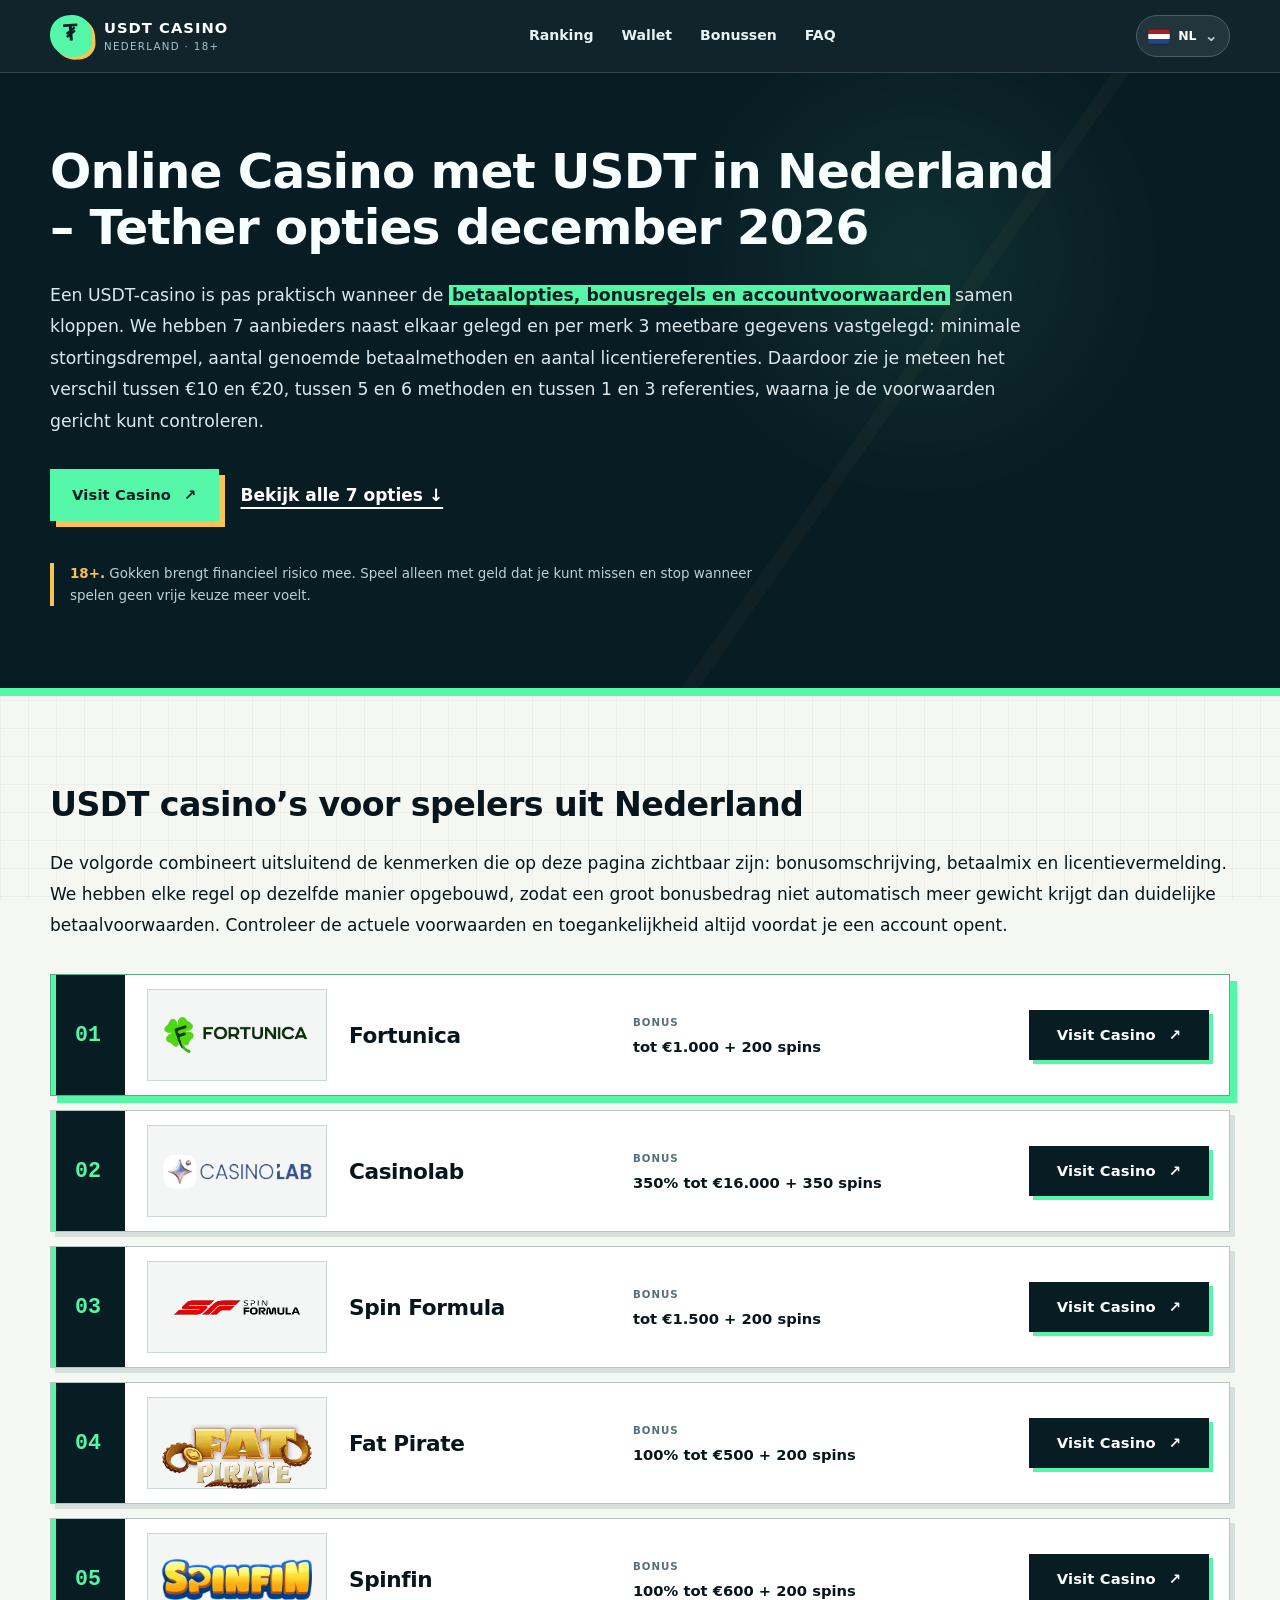
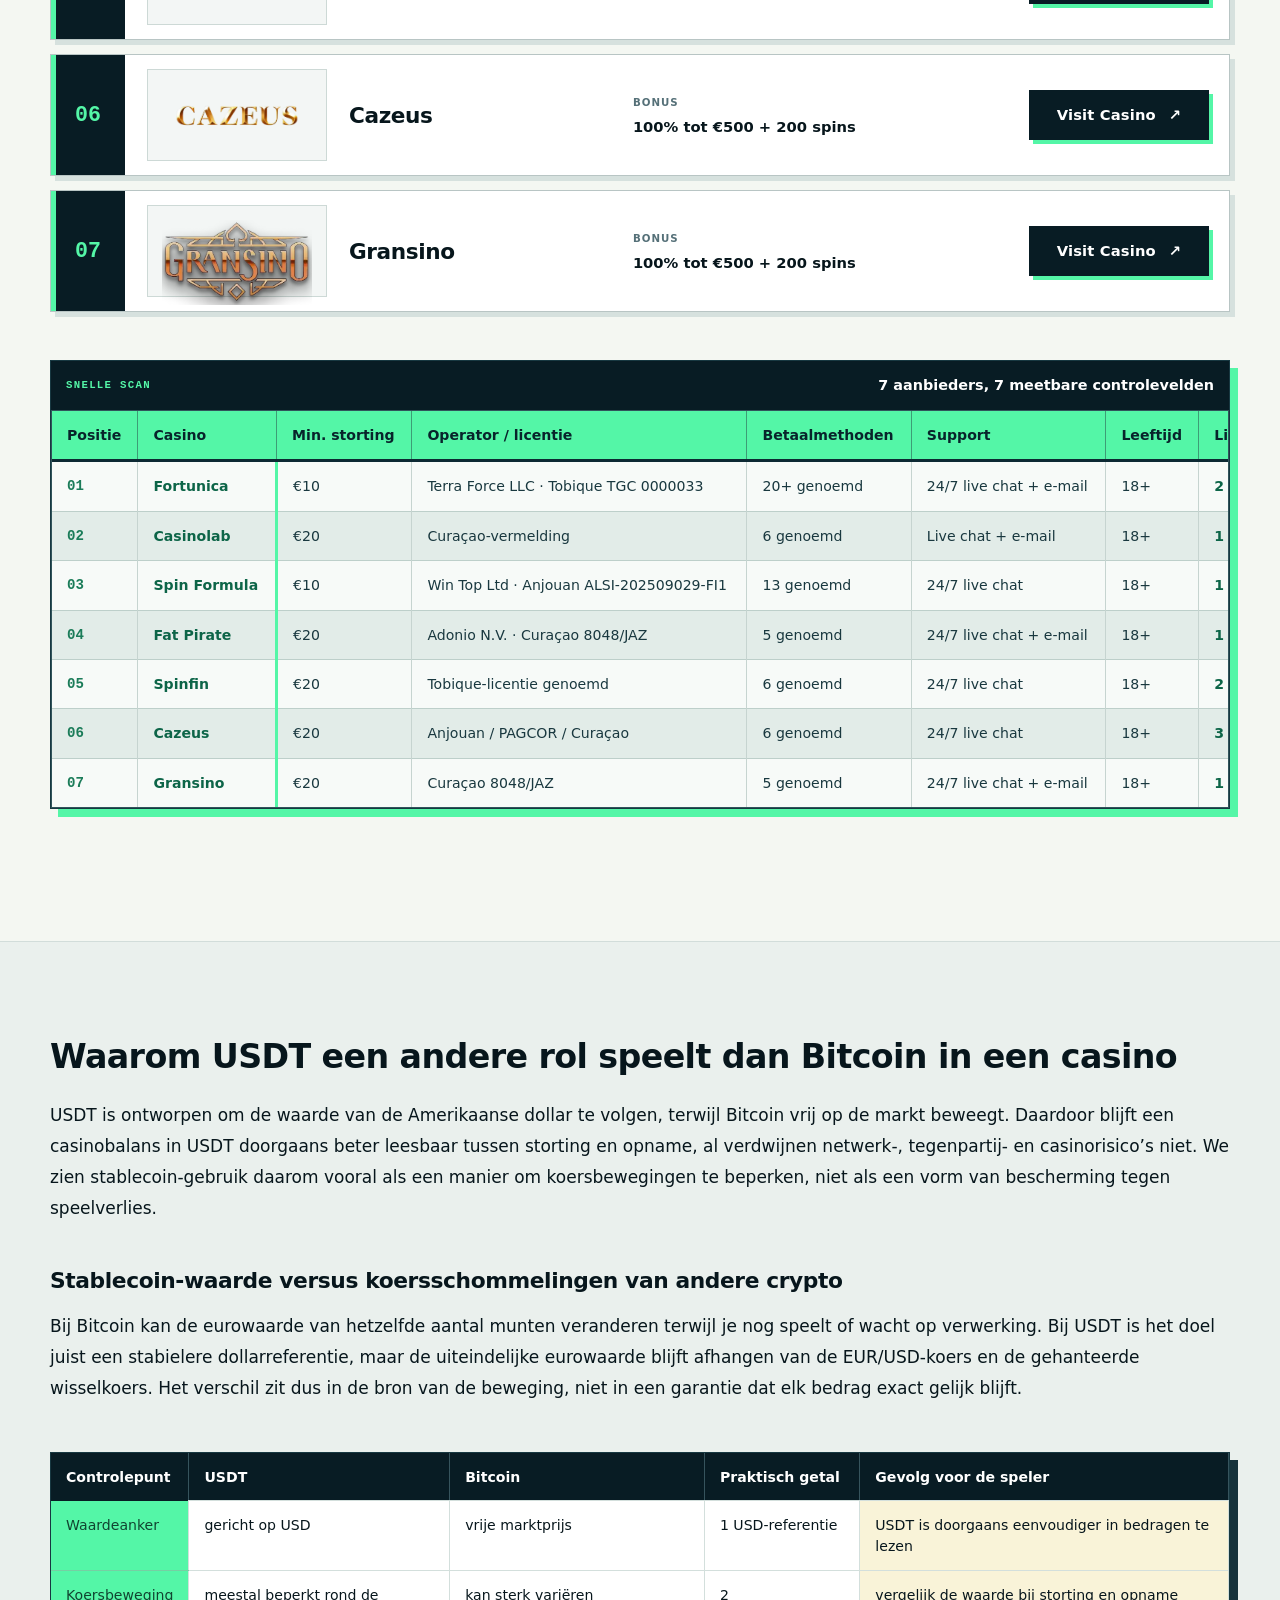
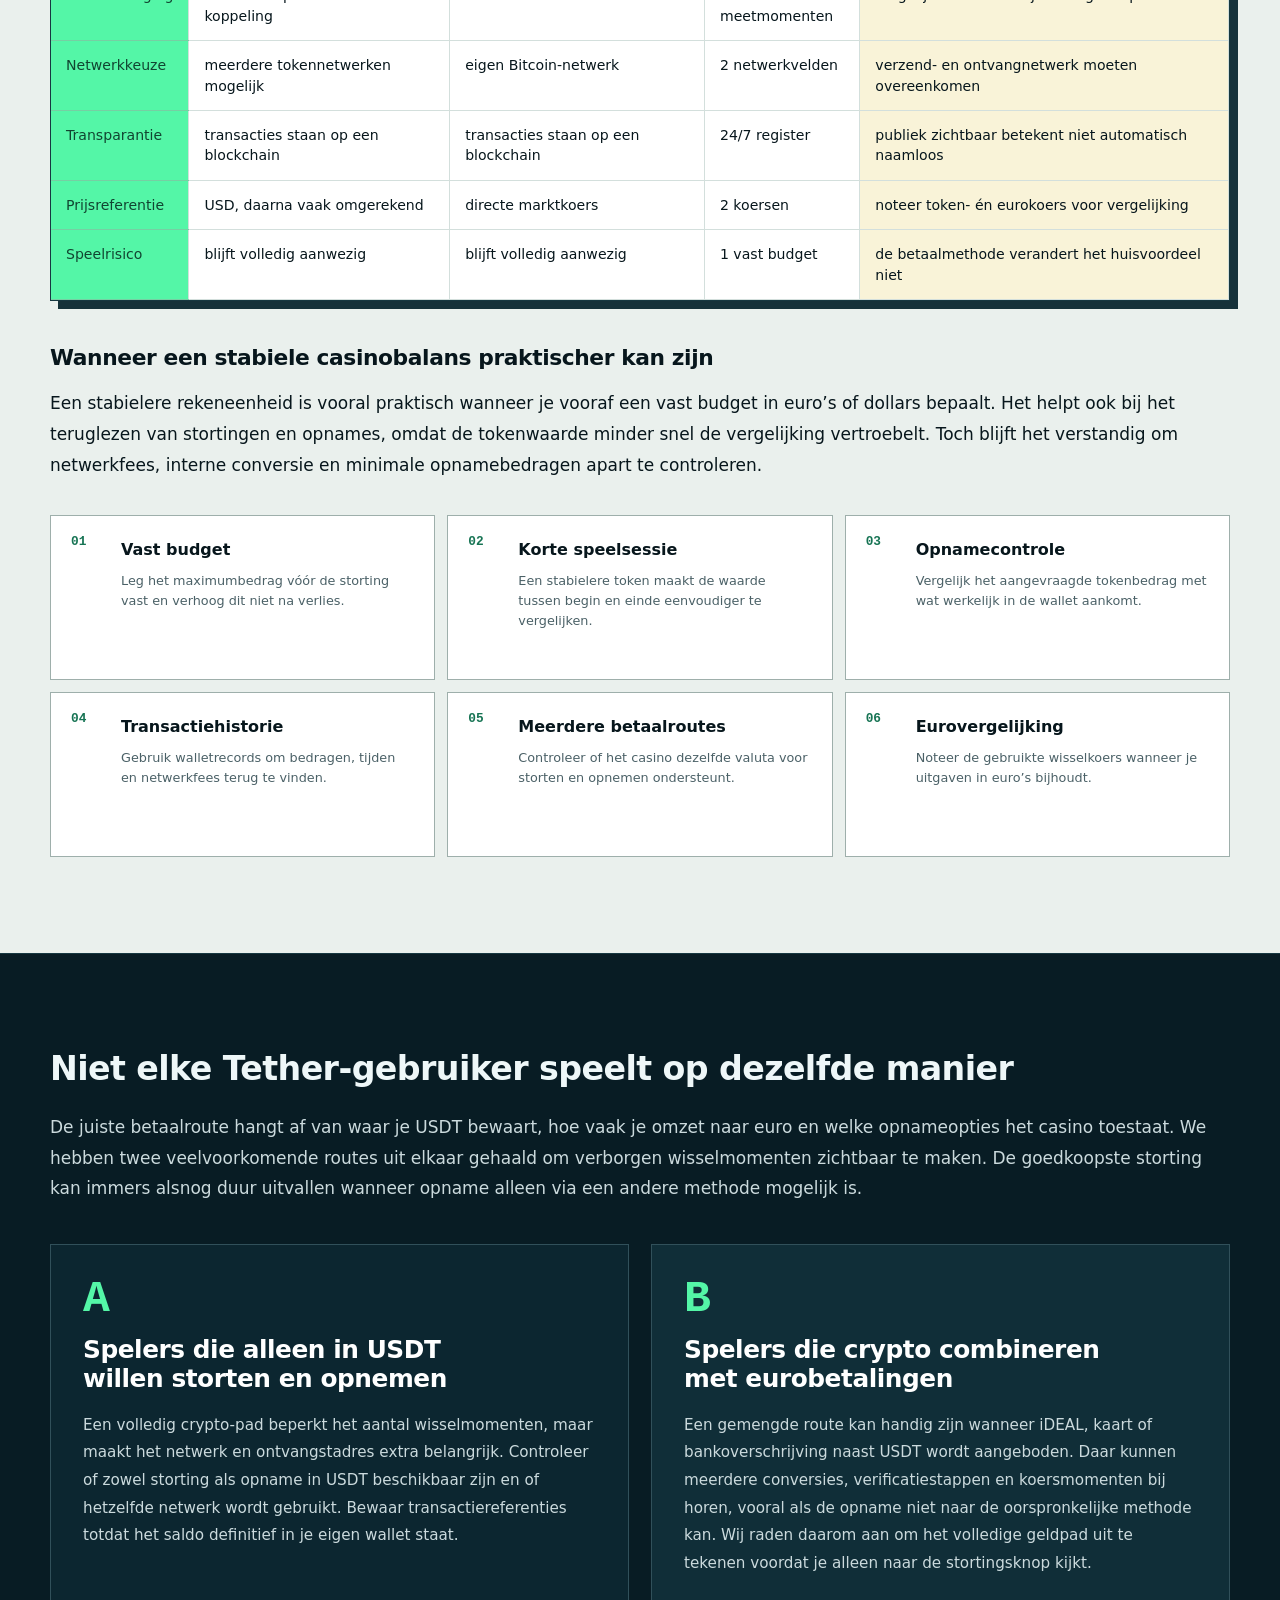
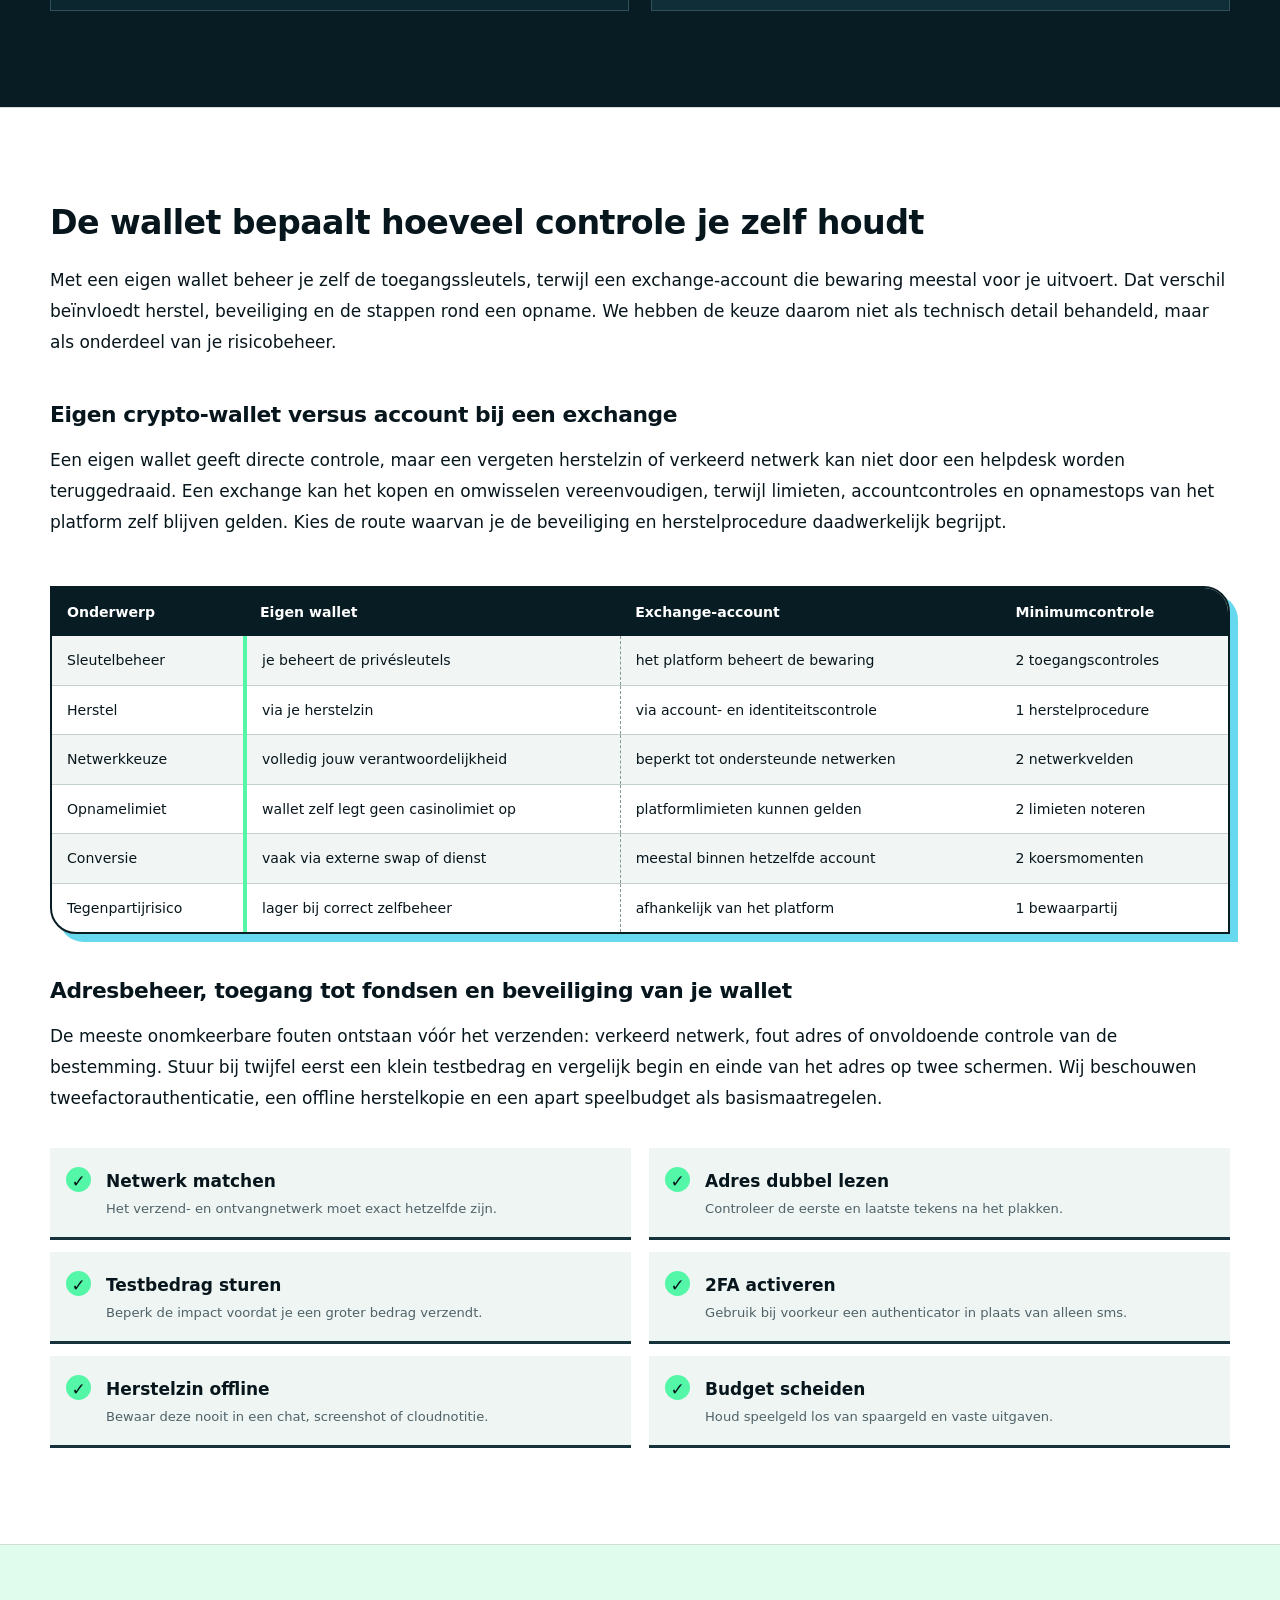
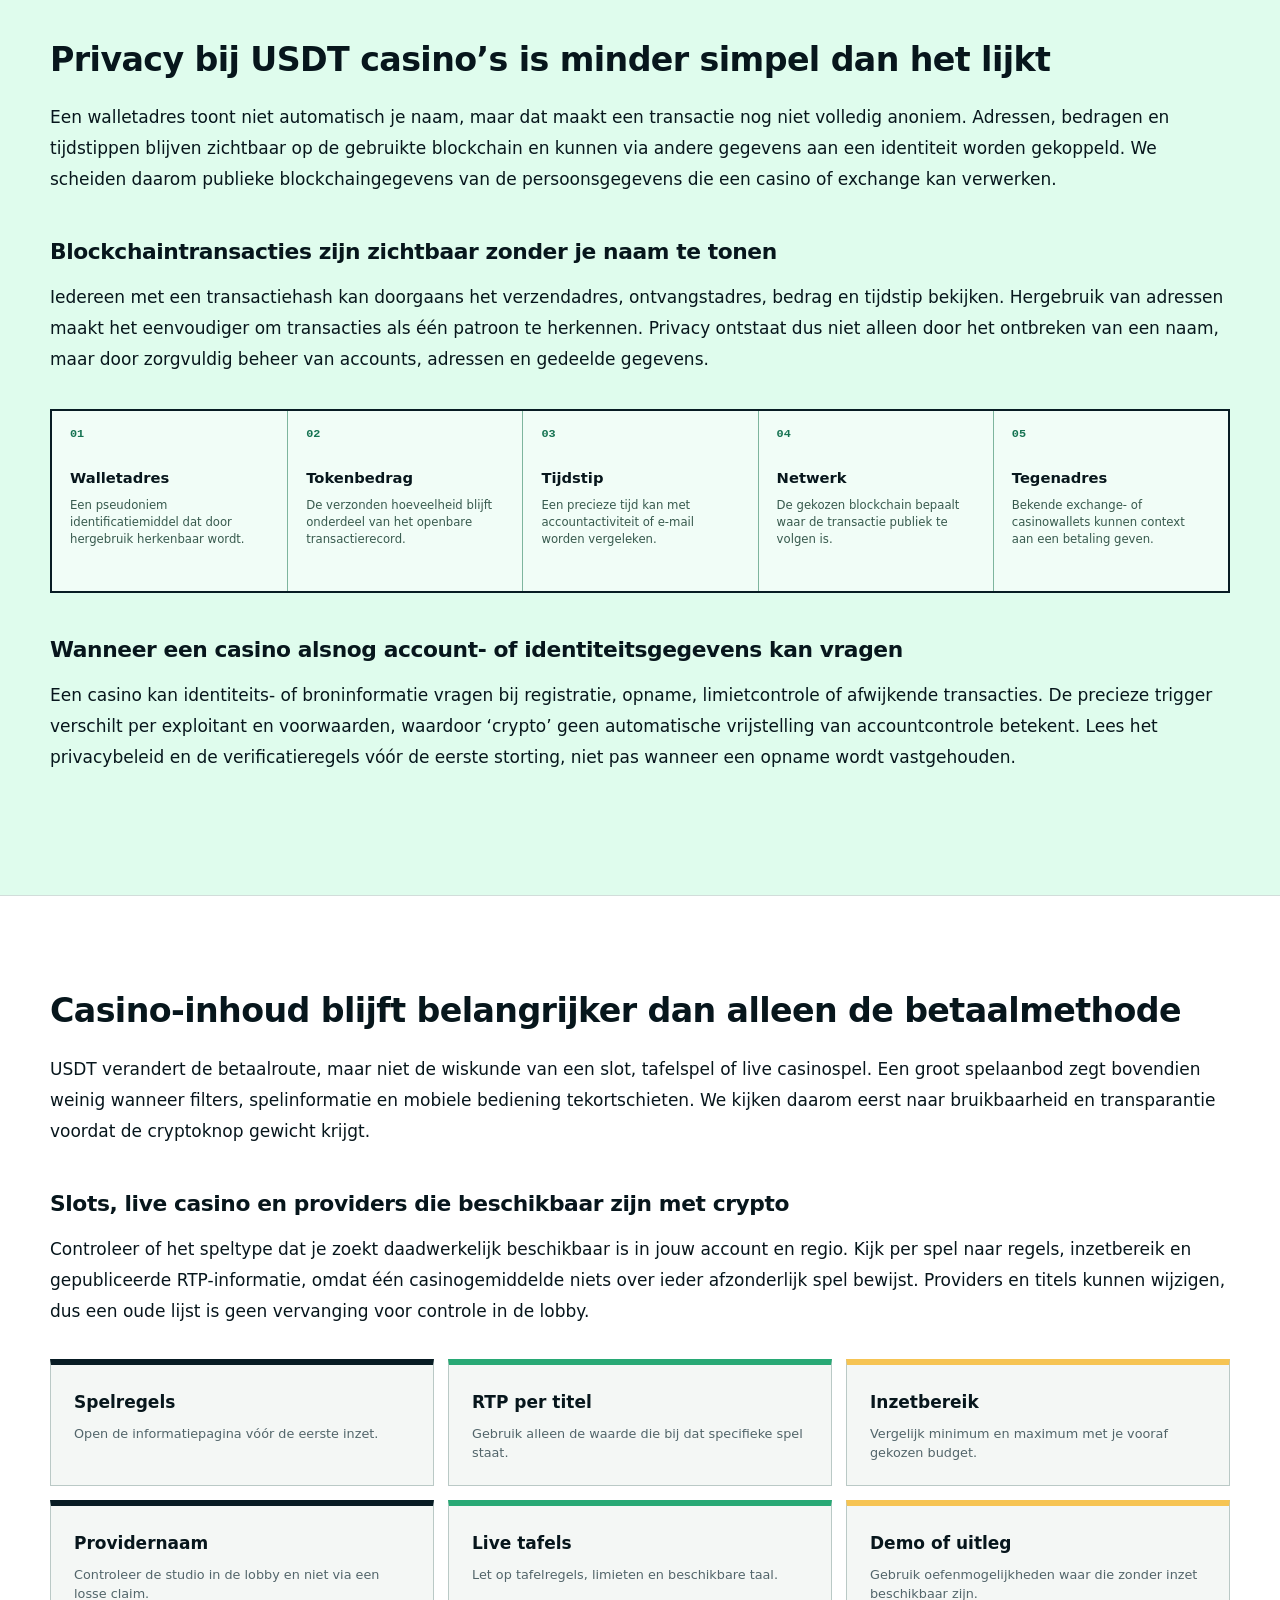
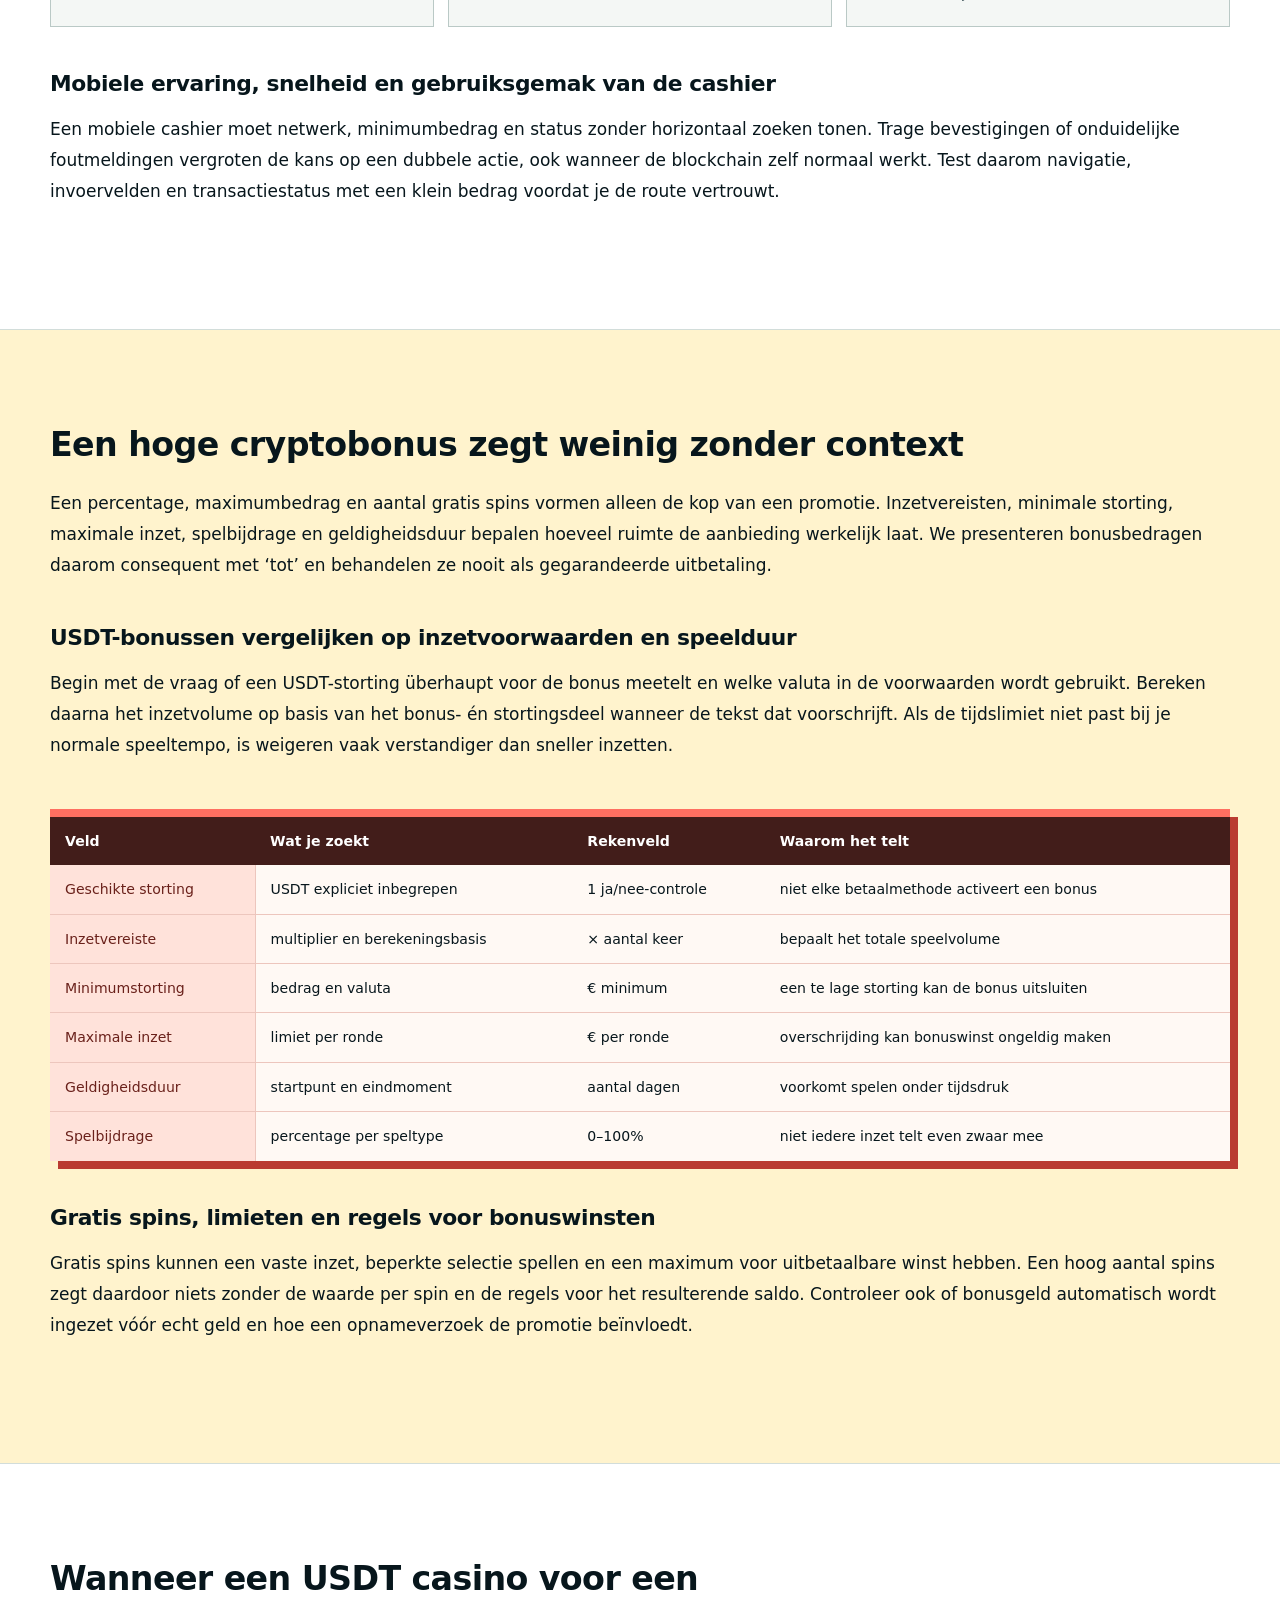
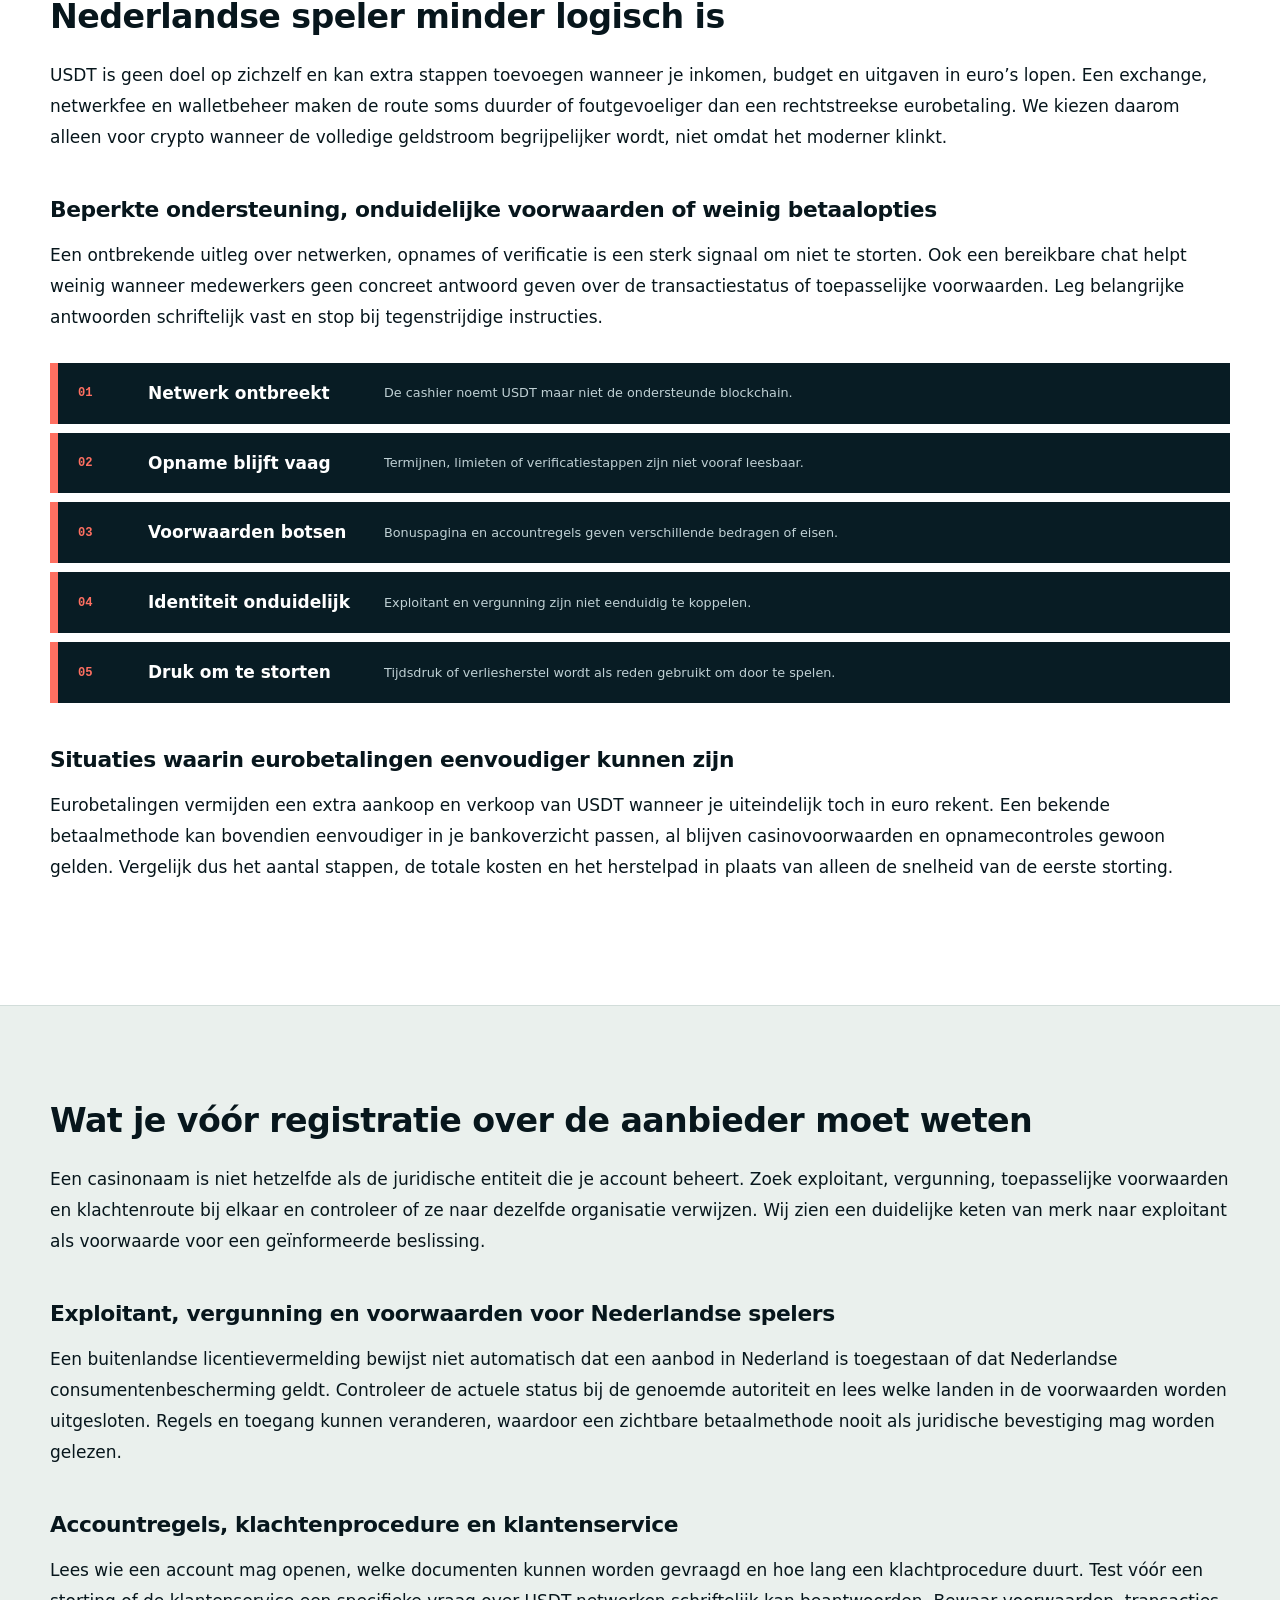
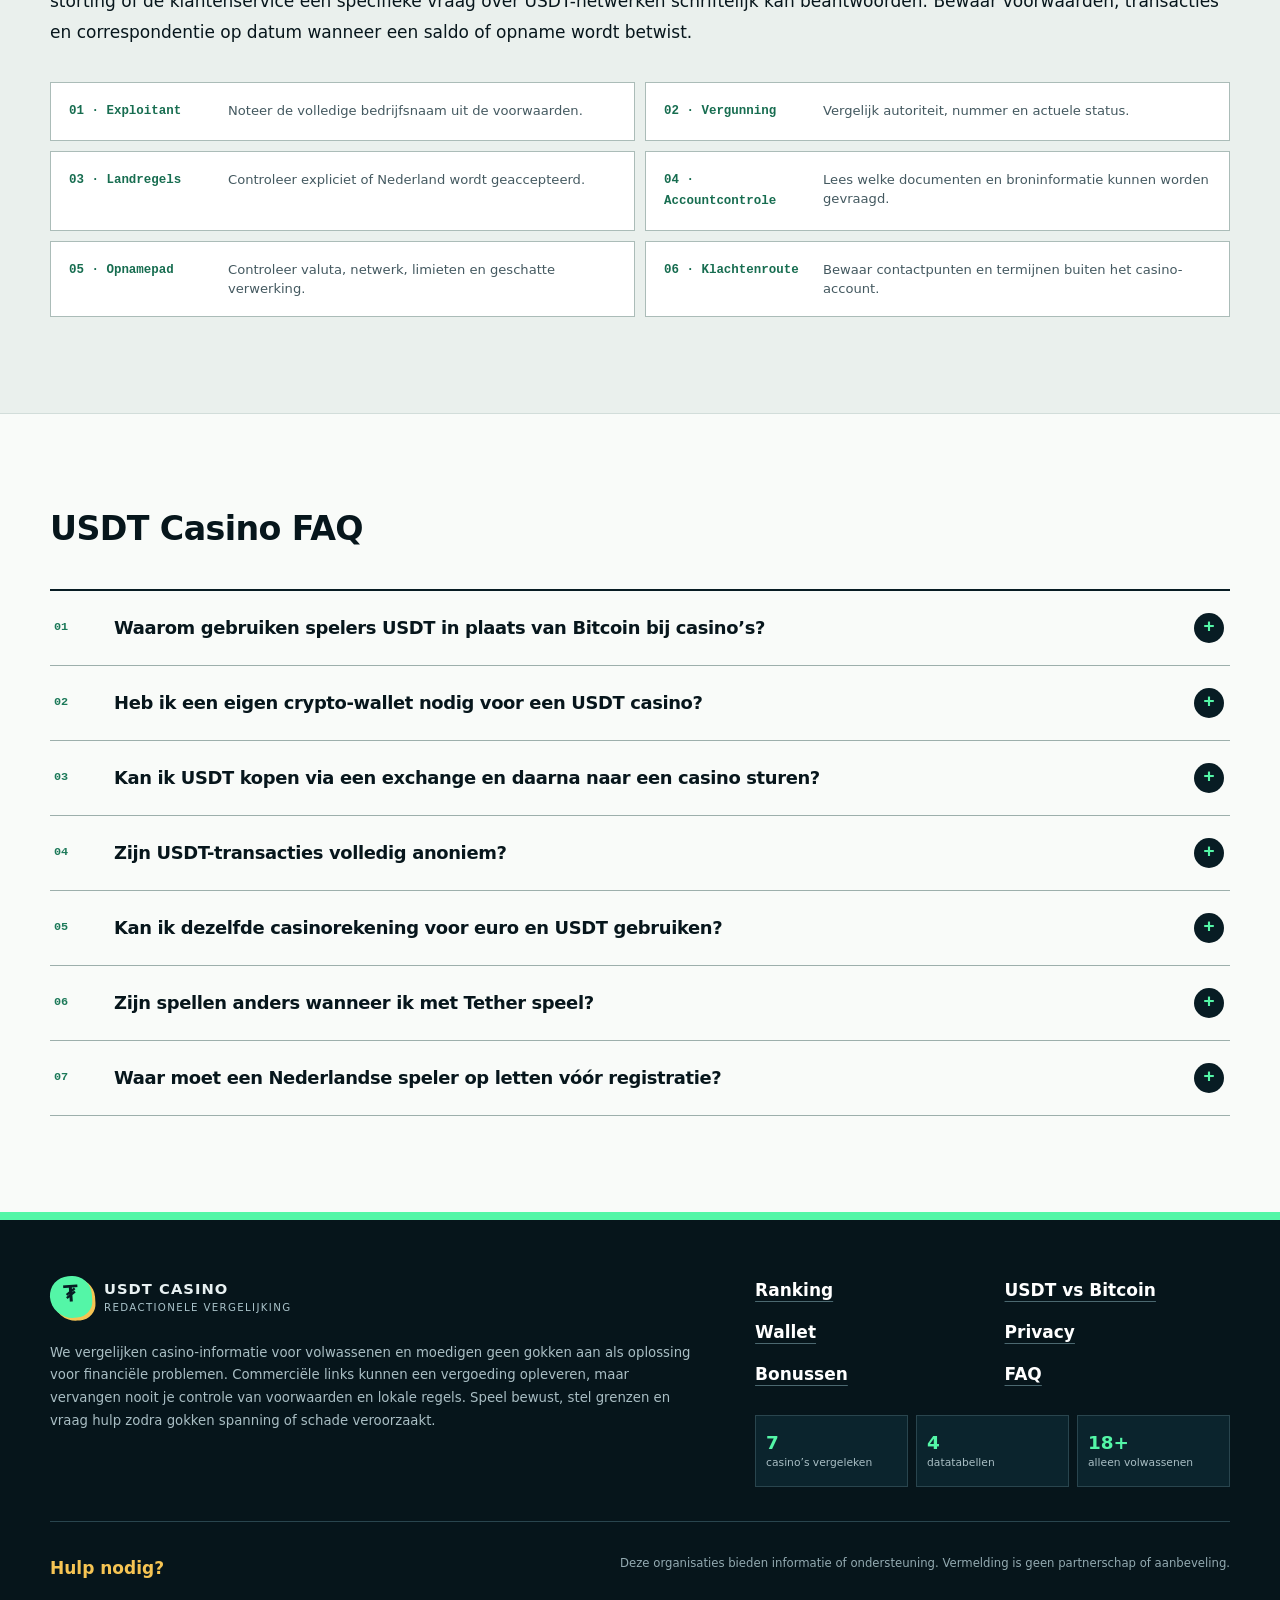
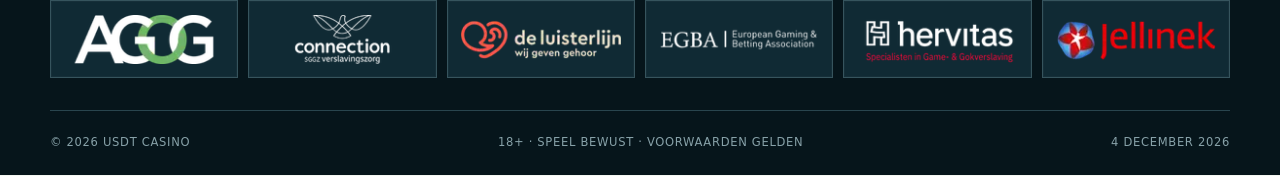
<file: index.html>
<!doctype html>
<html lang="nl-NL">
<head>
  <meta charset="utf-8">
  <meta name="viewport" content="width=device-width, initial-scale=1">
  <title>USDT Casino Nederland — Tether opties oktober 2026</title>
  <meta name="description" content="Vergelijk 7 USDT casino's voor Nederland op bonus, betaalmogelijkheden en licentievermelding. Bijgewerkt in oktober 2026.">
  <meta name="robots" content="index,follow,max-image-preview:large">
  <meta name="last-modified" content="2026-10-29">
  <meta property="og:locale" content="nl_NL">
  <meta property="og:type" content="website">
  <meta property="og:title" content="USDT Casino Nederland — Tether opties oktober 2026">
  <meta property="og:description" content="Een nuchtere vergelijking van 7 casino's met USDT, betaalopties en bonuscontext.">
  <meta property="og:url" content="https://theusdtcasinos.com/">
  <meta property="article:modified_time" content="2026-10-29">
  <meta name="theme-color" content="#081c24">
  <link rel="canonical" href="https://theusdtcasinos.com/">
  <link rel="alternate" hreflang="nl-NL" href="https://theusdtcasinos.com/">
  <link rel="alternate" hreflang="pl-PL" href="https://theusdtcasinos.com/pl/">
  <link rel="manifest" href="/manifest.webmanifest">
  <link rel="icon" type="image/svg+xml" href="/favicon.svg">
  <link rel="stylesheet" href="/styles.css">
  <script id="site-schema" type="application/ld+json">
  {
    "@context": "https://schema.org",
    "@graph": [
      {
        "@type": "WebSite",
        "@id": "https://theusdtcasinos.com/#website",
        "url": "https://theusdtcasinos.com/",
        "name": "USDT Casino",
        "inLanguage": "nl-NL"
      },
      {
        "@type": "WebPage",
        "@id": "https://theusdtcasinos.com/#webpage",
        "url": "https://theusdtcasinos.com/",
        "name": "Online Casino met USDT in Nederland – Tether opties oktober 2026",
        "description": "Vergelijking van zeven casino's met USDT, betaalmogelijkheden, bonusvermeldingen en praktische aandachtspunten.",
        "isPartOf": {"@id": "https://theusdtcasinos.com/#website"},
        "dateModified": "2026-10-29",
        "inLanguage": "nl-NL",
        "mainEntity": {"@id": "https://theusdtcasinos.com/#ranking"}
      },
      {
        "@type": "ItemList",
        "@id": "https://theusdtcasinos.com/#ranking",
        "name": "USDT casino's voor spelers uit Nederland",
        "numberOfItems": 7,
        "itemListOrder": "https://schema.org/ItemListOrderAscending",
        "itemListElement": [
          {"@type":"ListItem","position":1,"name":"Fortunica","url":"https://theusdtcasinos.com/#fortunica"},
          {"@type":"ListItem","position":2,"name":"Casinolab","url":"https://theusdtcasinos.com/#casinolab"},
          {"@type":"ListItem","position":3,"name":"Spin Formula","url":"https://theusdtcasinos.com/#spin-formula"},
          {"@type":"ListItem","position":4,"name":"Fat Pirate","url":"https://theusdtcasinos.com/#fat-pirate"},
          {"@type":"ListItem","position":5,"name":"Spinfin","url":"https://theusdtcasinos.com/#spinfin"},
          {"@type":"ListItem","position":6,"name":"Cazeus","url":"https://theusdtcasinos.com/#cazeus"},
          {"@type":"ListItem","position":7,"name":"Gransino","url":"https://theusdtcasinos.com/#gransino"}
        ]
      }
    ]
  }
  </script>
</head>
<body>
  <a class="skip-link" href="#main">Ga naar de inhoud</a>
  <header class="site-header">
    <div class="shell nav-shell">
      <a class="brand" href="#top" aria-label="USDT Casino, naar boven">
        <span class="brand-mark" aria-hidden="true">₮</span>
        <span class="brand-copy"><strong>USDT CASINO</strong><small>Nederland · 18+</small></span>
      </a>
      <button class="menu-toggle" type="button" aria-expanded="false" aria-controls="primary-nav">
        <span>Menu</span><i aria-hidden="true"></i>
      </button>
      <nav id="primary-nav" class="primary-nav" aria-label="Hoofdnavigatie">
        <a href="#ranking">Ranking</a>
        <a href="#wallet">Wallet</a>
        <a href="#bonussen">Bonussen</a>
        <a href="#faq">FAQ</a>
      </nav>
      <details class="language-switcher">
        <summary class="language-current" aria-label="Kies taal"><span class="language-flag language-flag-nl" aria-hidden="true"></span><span>NL</span><span class="language-chevron" aria-hidden="true">⌄</span></summary>
        <div class="language-menu" role="menu"><a class="language-option is-active" href="/" lang="nl" aria-current="page" role="menuitem"><span class="language-flag language-flag-nl" aria-hidden="true"></span><span>Nederlands</span><small>NL</small></a><a class="language-option" href="/pl/" lang="pl" role="menuitem"><span class="language-flag language-flag-pl" aria-hidden="true"></span><span>Polski</span><small>PL</small></a></div>
      </details>
    </div>
  </header>

  <main id="main">
    <section class="hero" id="top" aria-labelledby="page-title">
      <div class="hero-grid shell">
        <div class="hero-copy">
          <h1 id="page-title">Online Casino met USDT in Nederland – Tether opties <span data-date-mode="month-year">oktober 2026</span></h1>
          <p>Een USDT-casino is pas praktisch wanneer de <strong>betaalopties, bonusregels en accountvoorwaarden</strong> samen kloppen. We hebben 7 aanbieders naast elkaar gelegd en per merk 3 meetbare gegevens vastgelegd: minimale stortingsdrempel, aantal genoemde betaalmethoden en aantal licentiereferenties. Daardoor zie je meteen het verschil tussen €10 en €20, tussen 5 en 6 methoden en tussen 1 en 3 referenties, waarna je de voorwaarden gericht kunt controleren.</p>
          <div class="hero-actions">
            <a class="button button-primary" href="/visit/" rel="nofollow sponsored">Visit Casino <span aria-hidden="true">↗</span></a>
            <a class="text-link" href="#ranking">Bekijk alle 7 opties <span aria-hidden="true">↓</span></a>
          </div>
          <div class="hero-note" role="note"><strong>18+.</strong> Gokken brengt financieel risico mee. Speel alleen met geld dat je kunt missen en stop wanneer spelen geen vrije keuze meer voelt.</div>
        </div>
      </div>
    </section>

    <section class="ranking-section shell" id="ranking" aria-labelledby="ranking-title">
      <div class="section-heading">
        <h2 id="ranking-title">USDT casino’s voor spelers uit Nederland</h2>
        <p>De volgorde combineert uitsluitend de kenmerken die op deze pagina zichtbaar zijn: bonusomschrijving, betaalmix en licentievermelding. We hebben elke regel op dezelfde manier opgebouwd, zodat een groot bonusbedrag niet automatisch meer gewicht krijgt dan duidelijke betaalvoorwaarden. Controleer de actuele voorwaarden en toegankelijkheid altijd voordat je een account opent.</p>
      </div>

      <div class="rank-list" role="list">
        <article class="rank-card rank-card-featured" id="fortunica" role="listitem">
          <div class="rank-number"><span>01</span></div>
          <div class="logo-well"><img src="/assets/casinos/fortunica.webp" width="450" height="200" alt="Fortunica logo" fetchpriority="high"></div>
          <h3>Fortunica</h3>
          <div class="rank-bonus"><span>Bonus</span><strong>tot €1.000 + 200 spins</strong></div>
          <a class="button button-rank" href="/visit/fortunica/" rel="nofollow sponsored">Visit Casino <b aria-hidden="true">↗</b></a>
        </article>

        <article class="rank-card" id="casinolab" role="listitem">
          <div class="rank-number"><span>02</span></div>
          <div class="logo-well"><img src="/assets/casinos/casinolab.webp" width="450" height="200" alt="Casinolab logo" loading="lazy" decoding="async"></div>
          <h3>Casinolab</h3>
          <div class="rank-bonus"><span>Bonus</span><strong>350% tot €16.000 + 350 spins</strong></div>
          <a class="button button-rank" href="/visit/casinolab/" rel="nofollow sponsored">Visit Casino <b aria-hidden="true">↗</b></a>
        </article>

        <article class="rank-card" id="spin-formula" role="listitem">
          <div class="rank-number"><span>03</span></div>
          <div class="logo-well"><img src="/assets/casinos/spin-formula.webp" width="450" height="200" alt="Spin Formula logo" loading="lazy" decoding="async"></div>
          <h3>Spin Formula</h3>
          <div class="rank-bonus"><span>Bonus</span><strong>tot €1.500 + 200 spins</strong></div>
          <a class="button button-rank" href="/visit/spinformula/" rel="nofollow sponsored">Visit Casino <b aria-hidden="true">↗</b></a>
        </article>

        <article class="rank-card" id="fat-pirate" role="listitem">
          <div class="rank-number"><span>04</span></div>
          <div class="logo-well"><img src="/assets/casinos/fat-pirate.webp" width="450" height="200" alt="Fat Pirate logo" loading="lazy" decoding="async"></div>
          <h3>Fat Pirate</h3>
          <div class="rank-bonus"><span>Bonus</span><strong>100% tot €500 + 200 spins</strong></div>
          <a class="button button-rank" href="/visit/fatpirate/" rel="nofollow sponsored">Visit Casino <b aria-hidden="true">↗</b></a>
        </article>

        <article class="rank-card" id="spinfin" role="listitem">
          <div class="rank-number"><span>05</span></div>
          <div class="logo-well"><img src="/assets/casinos/spinfin.webp" width="450" height="200" alt="Spinfin logo" loading="lazy" decoding="async"></div>
          <h3>Spinfin</h3>
          <div class="rank-bonus"><span>Bonus</span><strong>100% tot €600 + 200 spins</strong></div>
          <a class="button button-rank" href="/visit/spinfin/" rel="nofollow sponsored">Visit Casino <b aria-hidden="true">↗</b></a>
        </article>

        <article class="rank-card" id="cazeus" role="listitem">
          <div class="rank-number"><span>06</span></div>
          <div class="logo-well"><img src="/assets/casinos/cazeus.webp" width="450" height="200" alt="Cazeus logo" loading="lazy" decoding="async"></div>
          <h3>Cazeus</h3>
          <div class="rank-bonus"><span>Bonus</span><strong>100% tot €500 + 200 spins</strong></div>
          <a class="button button-rank" href="/visit/cazeus/" rel="nofollow sponsored">Visit Casino <b aria-hidden="true">↗</b></a>
        </article>

        <article class="rank-card" id="gransino" role="listitem">
          <div class="rank-number"><span>07</span></div>
          <div class="logo-well"><img src="/assets/casinos/gransino.webp" width="450" height="200" alt="Gransino logo" loading="lazy" decoding="async"></div>
          <h3>Gransino</h3>
          <div class="rank-bonus"><span>Bonus</span><strong>100% tot €500 + 200 spins</strong></div>
          <a class="button button-rank" href="/visit/gransino/" rel="nofollow sponsored">Visit Casino <b aria-hidden="true">↗</b></a>
        </article>
      </div>

      <div class="table-block table-brand-profile" aria-labelledby="table-brand-title">
        <div class="table-kicker"><span>Snelle scan</span><b id="table-brand-title">7 aanbieders, 7 meetbare controlevelden</b></div>
        <div class="table-scroll" tabindex="0">
          <table>
            <caption>Gecombineerde vergelijking van 7 casino's, merkgegevens en controlevelden</caption>
            <thead><tr><th scope="col">Positie</th><th scope="col">Casino</th><th scope="col">Min. storting</th><th scope="col">Operator / licentie</th><th scope="col">Betaalmethoden</th><th scope="col">Support</th><th scope="col">Leeftijd</th><th scope="col">Licentiecontrole</th></tr></thead>
            <tbody>
              <tr><td>01</td><th scope="row">Fortunica</th><td>€10</td><td>Terra Force LLC · Tobique TGC 0000033</td><td>20+ genoemd</td><td>24/7 live chat + e-mail</td><td>18+</td><td>2 referenties</td></tr>
              <tr><td>02</td><th scope="row">Casinolab</th><td>€20</td><td>Curaçao-vermelding</td><td>6 genoemd</td><td>Live chat + e-mail</td><td>18+</td><td>1 rechtsgebied</td></tr>
              <tr><td>03</td><th scope="row">Spin Formula</th><td>€10</td><td>Win Top Ltd · Anjouan ALSI-202509029-FI1</td><td>13 genoemd</td><td>24/7 live chat</td><td>18+</td><td>1 licentienummer</td></tr>
              <tr><td>04</td><th scope="row">Fat Pirate</th><td>€20</td><td>Adonio N.V. · Curaçao 8048/JAZ</td><td>5 genoemd</td><td>24/7 live chat + e-mail</td><td>18+</td><td>1 referentie</td></tr>
              <tr><td>05</td><th scope="row">Spinfin</th><td>€20</td><td>Tobique-licentie genoemd</td><td>6 genoemd</td><td>24/7 live chat</td><td>18+</td><td>2 referenties</td></tr>
              <tr><td>06</td><th scope="row">Cazeus</th><td>€20</td><td>Anjouan / PAGCOR / Curaçao</td><td>6 genoemd</td><td>24/7 live chat</td><td>18+</td><td>3 rechtsgebieden</td></tr>
              <tr><td>07</td><th scope="row">Gransino</th><td>€20</td><td>Curaçao 8048/JAZ</td><td>5 genoemd</td><td>24/7 live chat + e-mail</td><td>18+</td><td>1 referentie</td></tr>
            </tbody>
          </table>
        </div>
      </div>
    </section>

    <section class="editorial-section tone-light" id="tether">
      <div class="shell prose-shell">
        <h2>Waarom USDT een andere rol speelt dan Bitcoin in een casino</h2>
        <p>USDT is ontworpen om de waarde van de Amerikaanse dollar te volgen, terwijl Bitcoin vrij op de markt beweegt. Daardoor blijft een casinobalans in USDT doorgaans beter leesbaar tussen storting en opname, al verdwijnen netwerk-, tegenpartij- en casinorisico’s niet. We zien stablecoin-gebruik daarom vooral als een manier om koersbewegingen te beperken, niet als een vorm van bescherming tegen speelverlies.</p>

        <h3>Stablecoin-waarde versus koersschommelingen van andere crypto</h3>
        <p>Bij Bitcoin kan de eurowaarde van hetzelfde aantal munten veranderen terwijl je nog speelt of wacht op verwerking. Bij USDT is het doel juist een stabielere dollarreferentie, maar de uiteindelijke eurowaarde blijft afhangen van de EUR/USD-koers en de gehanteerde wisselkoers. Het verschil zit dus in de bron van de beweging, niet in een garantie dat elk bedrag exact gelijk blijft.</p>
        <div class="table-block table-matrix">
          <div class="table-scroll" tabindex="0">
            <table>
              <caption>Praktische vergelijking tussen USDT en Bitcoin</caption>
              <thead><tr><th scope="col">Controlepunt</th><th scope="col">USDT</th><th scope="col">Bitcoin</th><th scope="col">Praktisch getal</th><th scope="col">Gevolg voor de speler</th></tr></thead>
              <tbody>
                <tr><th scope="row">Waardeanker</th><td>gericht op USD</td><td>vrije marktprijs</td><td>1 USD-referentie</td><td>USDT is doorgaans eenvoudiger in bedragen te lezen</td></tr>
                <tr><th scope="row">Koersbeweging</th><td>meestal beperkt rond de koppeling</td><td>kan sterk variëren</td><td>2 meetmomenten</td><td>vergelijk de waarde bij storting en opname</td></tr>
                <tr><th scope="row">Netwerkkeuze</th><td>meerdere tokennetwerken mogelijk</td><td>eigen Bitcoin-netwerk</td><td>2 netwerkvelden</td><td>verzend- en ontvangnetwerk moeten overeenkomen</td></tr>
                <tr><th scope="row">Transparantie</th><td>transacties staan op een blockchain</td><td>transacties staan op een blockchain</td><td>24/7 register</td><td>publiek zichtbaar betekent niet automatisch naamloos</td></tr>
                <tr><th scope="row">Prijsreferentie</th><td>USD, daarna vaak omgerekend</td><td>directe marktkoers</td><td>2 koersen</td><td>noteer token- én eurokoers voor vergelijking</td></tr>
                <tr><th scope="row">Speelrisico</th><td>blijft volledig aanwezig</td><td>blijft volledig aanwezig</td><td>1 vast budget</td><td>de betaalmethode verandert het huisvoordeel niet</td></tr>
              </tbody>
            </table>
          </div>
        </div>

        <h3>Wanneer een stabiele casinobalans praktischer kan zijn</h3>
        <p>Een stabielere rekeneenheid is vooral praktisch wanneer je vooraf een vast budget in euro’s of dollars bepaalt. Het helpt ook bij het teruglezen van stortingen en opnames, omdat de tokenwaarde minder snel de vergelijking vertroebelt. Toch blijft het verstandig om netwerkfees, interne conversie en minimale opnamebedragen apart te controleren.</p>
        <ol class="list-steps" aria-label="Zes momenten waarop USDT praktisch kan zijn">
          <li><span>01</span><div><b>Vast budget</b><small>Leg het maximumbedrag vóór de storting vast en verhoog dit niet na verlies.</small></div></li>
          <li><span>02</span><div><b>Korte speelsessie</b><small>Een stabielere token maakt de waarde tussen begin en einde eenvoudiger te vergelijken.</small></div></li>
          <li><span>03</span><div><b>Opnamecontrole</b><small>Vergelijk het aangevraagde tokenbedrag met wat werkelijk in de wallet aankomt.</small></div></li>
          <li><span>04</span><div><b>Transactiehistorie</b><small>Gebruik walletrecords om bedragen, tijden en netwerkfees terug te vinden.</small></div></li>
          <li><span>05</span><div><b>Meerdere betaalroutes</b><small>Controleer of het casino dezelfde valuta voor storten en opnemen ondersteunt.</small></div></li>
          <li><span>06</span><div><b>Eurovergelijking</b><small>Noteer de gebruikte wisselkoers wanneer je uitgaven in euro’s bijhoudt.</small></div></li>
        </ol>
      </div>
    </section>

    <section class="editorial-section tone-dark" id="spelprofiel">
      <div class="shell prose-shell">
        <h2>Niet elke Tether-gebruiker speelt op dezelfde manier</h2>
        <p>De juiste betaalroute hangt af van waar je USDT bewaart, hoe vaak je omzet naar euro en welke opnameopties het casino toestaat. We hebben twee veelvoorkomende routes uit elkaar gehaald om verborgen wisselmomenten zichtbaar te maken. De goedkoopste storting kan immers alsnog duur uitvallen wanneer opname alleen via een andere methode mogelijk is.</p>

        <div class="profile-grid">
          <article>
            <span class="profile-no">A</span>
            <h3>Spelers die alleen in USDT willen storten en opnemen</h3>
            <p>Een volledig crypto-pad beperkt het aantal wisselmomenten, maar maakt het netwerk en ontvangstadres extra belangrijk. Controleer of zowel storting als opname in USDT beschikbaar zijn en of hetzelfde netwerk wordt gebruikt. Bewaar transactiereferenties totdat het saldo definitief in je eigen wallet staat.</p>
          </article>
          <article>
            <span class="profile-no">B</span>
            <h3>Spelers die crypto combineren met eurobetalingen</h3>
            <p>Een gemengde route kan handig zijn wanneer iDEAL, kaart of bankoverschrijving naast USDT wordt aangeboden. Daar kunnen meerdere conversies, verificatiestappen en koersmomenten bij horen, vooral als de opname niet naar de oorspronkelijke methode kan. Wij raden daarom aan om het volledige geldpad uit te tekenen voordat je alleen naar de stortingsknop kijkt.</p>
          </article>
        </div>
      </div>
    </section>

    <section class="editorial-section" id="wallet">
      <div class="shell prose-shell">
        <h2>De wallet bepaalt hoeveel controle je zelf houdt</h2>
        <p>Met een eigen wallet beheer je zelf de toegangssleutels, terwijl een exchange-account die bewaring meestal voor je uitvoert. Dat verschil beïnvloedt herstel, beveiliging en de stappen rond een opname. We hebben de keuze daarom niet als technisch detail behandeld, maar als onderdeel van je risicobeheer.</p>

        <h3>Eigen crypto-wallet versus account bij een exchange</h3>
        <p>Een eigen wallet geeft directe controle, maar een vergeten herstelzin of verkeerd netwerk kan niet door een helpdesk worden teruggedraaid. Een exchange kan het kopen en omwisselen vereenvoudigen, terwijl limieten, accountcontroles en opnamestops van het platform zelf blijven gelden. Kies de route waarvan je de beveiliging en herstelprocedure daadwerkelijk begrijpt.</p>
        <div class="table-block table-split">
          <div class="table-scroll" tabindex="0">
            <table>
              <caption>Zes verschillen tussen eigen bewaring en een exchange-account</caption>
              <thead><tr><th scope="col">Onderwerp</th><th scope="col">Eigen wallet</th><th scope="col">Exchange-account</th><th scope="col">Minimumcontrole</th></tr></thead>
              <tbody>
                <tr><th scope="row">Sleutelbeheer</th><td>je beheert de privésleutels</td><td>het platform beheert de bewaring</td><td>2 toegangscontroles</td></tr>
                <tr><th scope="row">Herstel</th><td>via je herstelzin</td><td>via account- en identiteitscontrole</td><td>1 herstelprocedure</td></tr>
                <tr><th scope="row">Netwerkkeuze</th><td>volledig jouw verantwoordelijkheid</td><td>beperkt tot ondersteunde netwerken</td><td>2 netwerkvelden</td></tr>
                <tr><th scope="row">Opnamelimiet</th><td>wallet zelf legt geen casinolimiet op</td><td>platformlimieten kunnen gelden</td><td>2 limieten noteren</td></tr>
                <tr><th scope="row">Conversie</th><td>vaak via externe swap of dienst</td><td>meestal binnen hetzelfde account</td><td>2 koersmomenten</td></tr>
                <tr><th scope="row">Tegenpartijrisico</th><td>lager bij correct zelfbeheer</td><td>afhankelijk van het platform</td><td>1 bewaarpartij</td></tr>
              </tbody>
            </table>
          </div>
        </div>

        <h3>Adresbeheer, toegang tot fondsen en beveiliging van je wallet</h3>
        <p>De meeste onomkeerbare fouten ontstaan vóór het verzenden: verkeerd netwerk, fout adres of onvoldoende controle van de bestemming. Stuur bij twijfel eerst een klein testbedrag en vergelijk begin en einde van het adres op twee schermen. Wij beschouwen tweefactorauthenticatie, een offline herstelkopie en een apart speelbudget als basismaatregelen.</p>
        <ul class="list-checks" aria-label="Walletcontrole in zes punten">
          <li><b>Netwerk matchen</b><span>Het verzend- en ontvangnetwerk moet exact hetzelfde zijn.</span></li>
          <li><b>Adres dubbel lezen</b><span>Controleer de eerste en laatste tekens na het plakken.</span></li>
          <li><b>Testbedrag sturen</b><span>Beperk de impact voordat je een groter bedrag verzendt.</span></li>
          <li><b>2FA activeren</b><span>Gebruik bij voorkeur een authenticator in plaats van alleen sms.</span></li>
          <li><b>Herstelzin offline</b><span>Bewaar deze nooit in een chat, screenshot of cloudnotitie.</span></li>
          <li><b>Budget scheiden</b><span>Houd speelgeld los van spaargeld en vaste uitgaven.</span></li>
        </ul>
      </div>
    </section>

    <section class="editorial-section tone-mint" id="privacy">
      <div class="shell prose-shell">
        <h2>Privacy bij USDT casino’s is minder simpel dan het lijkt</h2>
        <p>Een walletadres toont niet automatisch je naam, maar dat maakt een transactie nog niet volledig anoniem. Adressen, bedragen en tijdstippen blijven zichtbaar op de gebruikte blockchain en kunnen via andere gegevens aan een identiteit worden gekoppeld. We scheiden daarom publieke blockchaingegevens van de persoonsgegevens die een casino of exchange kan verwerken.</p>

        <h3>Blockchaintransacties zijn zichtbaar zonder je naam te tonen</h3>
        <p>Iedereen met een transactiehash kan doorgaans het verzendadres, ontvangstadres, bedrag en tijdstip bekijken. Hergebruik van adressen maakt het eenvoudiger om transacties als één patroon te herkennen. Privacy ontstaat dus niet alleen door het ontbreken van een naam, maar door zorgvuldig beheer van accounts, adressen en gedeelde gegevens.</p>
        <ul class="list-signals" aria-label="Vijf zichtbare transactiesignalen">
          <li><span>01</span><b>Walletadres</b><small>Een pseudoniem identificatiemiddel dat door hergebruik herkenbaar wordt.</small></li>
          <li><span>02</span><b>Tokenbedrag</b><small>De verzonden hoeveelheid blijft onderdeel van het openbare transactierecord.</small></li>
          <li><span>03</span><b>Tijdstip</b><small>Een precieze tijd kan met accountactiviteit of e-mail worden vergeleken.</small></li>
          <li><span>04</span><b>Netwerk</b><small>De gekozen blockchain bepaalt waar de transactie publiek te volgen is.</small></li>
          <li><span>05</span><b>Tegenadres</b><small>Bekende exchange- of casinowallets kunnen context aan een betaling geven.</small></li>
        </ul>

        <h3>Wanneer een casino alsnog account- of identiteitsgegevens kan vragen</h3>
        <p>Een casino kan identiteits- of broninformatie vragen bij registratie, opname, limietcontrole of afwijkende transacties. De precieze trigger verschilt per exploitant en voorwaarden, waardoor ‘crypto’ geen automatische vrijstelling van accountcontrole betekent. Lees het privacybeleid en de verificatieregels vóór de eerste storting, niet pas wanneer een opname wordt vastgehouden.</p>
      </div>
    </section>

    <section class="editorial-section" id="spellen">
      <div class="shell prose-shell">
        <h2>Casino-inhoud blijft belangrijker dan alleen de betaalmethode</h2>
        <p>USDT verandert de betaalroute, maar niet de wiskunde van een slot, tafelspel of live casinospel. Een groot spelaanbod zegt bovendien weinig wanneer filters, spelinformatie en mobiele bediening tekortschieten. We kijken daarom eerst naar bruikbaarheid en transparantie voordat de cryptoknop gewicht krijgt.</p>

        <h3>Slots, live casino en providers die beschikbaar zijn met crypto</h3>
        <p>Controleer of het speltype dat je zoekt daadwerkelijk beschikbaar is in jouw account en regio. Kijk per spel naar regels, inzetbereik en gepubliceerde RTP-informatie, omdat één casinogemiddelde niets over ieder afzonderlijk spel bewijst. Providers en titels kunnen wijzigen, dus een oude lijst is geen vervanging voor controle in de lobby.</p>
        <ul class="list-features" aria-label="Zes controles voor het spelaanbod">
          <li><b>Spelregels</b><span>Open de informatiepagina vóór de eerste inzet.</span></li>
          <li><b>RTP per titel</b><span>Gebruik alleen de waarde die bij dat specifieke spel staat.</span></li>
          <li><b>Inzetbereik</b><span>Vergelijk minimum en maximum met je vooraf gekozen budget.</span></li>
          <li><b>Providernaam</b><span>Controleer de studio in de lobby en niet via een losse claim.</span></li>
          <li><b>Live tafels</b><span>Let op tafelregels, limieten en beschikbare taal.</span></li>
          <li><b>Demo of uitleg</b><span>Gebruik oefenmogelijkheden waar die zonder inzet beschikbaar zijn.</span></li>
        </ul>

        <h3>Mobiele ervaring, snelheid en gebruiksgemak van de cashier</h3>
        <p>Een mobiele cashier moet netwerk, minimumbedrag en status zonder horizontaal zoeken tonen. Trage bevestigingen of onduidelijke foutmeldingen vergroten de kans op een dubbele actie, ook wanneer de blockchain zelf normaal werkt. Test daarom navigatie, invoervelden en transactiestatus met een klein bedrag voordat je de route vertrouwt.</p>
      </div>
    </section>

    <section class="editorial-section tone-amber" id="bonussen">
      <div class="shell prose-shell">
        <h2>Een hoge cryptobonus zegt weinig zonder context</h2>
        <p>Een percentage, maximumbedrag en aantal gratis spins vormen alleen de kop van een promotie. Inzetvereisten, minimale storting, maximale inzet, spelbijdrage en geldigheidsduur bepalen hoeveel ruimte de aanbieding werkelijk laat. We presenteren bonusbedragen daarom consequent met ‘tot’ en behandelen ze nooit als gegarandeerde uitbetaling.</p>

        <h3>USDT-bonussen vergelijken op inzetvoorwaarden en speelduur</h3>
        <p>Begin met de vraag of een USDT-storting überhaupt voor de bonus meetelt en welke valuta in de voorwaarden wordt gebruikt. Bereken daarna het inzetvolume op basis van het bonus- én stortingsdeel wanneer de tekst dat voorschrijft. Als de tijdslimiet niet past bij je normale speeltempo, is weigeren vaak verstandiger dan sneller inzetten.</p>
        <div class="table-block table-warning">
          <div class="table-scroll" tabindex="0">
            <table>
              <caption>Zes bonusvelden die vóór deelname moeten worden gecontroleerd</caption>
              <thead><tr><th scope="col">Veld</th><th scope="col">Wat je zoekt</th><th scope="col">Rekenveld</th><th scope="col">Waarom het telt</th></tr></thead>
              <tbody>
                <tr><th scope="row">Geschikte storting</th><td>USDT expliciet inbegrepen</td><td>1 ja/nee-controle</td><td>niet elke betaalmethode activeert een bonus</td></tr>
                <tr><th scope="row">Inzetvereiste</th><td>multiplier en berekeningsbasis</td><td>× aantal keer</td><td>bepaalt het totale speelvolume</td></tr>
                <tr><th scope="row">Minimumstorting</th><td>bedrag en valuta</td><td>€ minimum</td><td>een te lage storting kan de bonus uitsluiten</td></tr>
                <tr><th scope="row">Maximale inzet</th><td>limiet per ronde</td><td>€ per ronde</td><td>overschrijding kan bonuswinst ongeldig maken</td></tr>
                <tr><th scope="row">Geldigheidsduur</th><td>startpunt en eindmoment</td><td>aantal dagen</td><td>voorkomt spelen onder tijdsdruk</td></tr>
                <tr><th scope="row">Spelbijdrage</th><td>percentage per speltype</td><td>0–100%</td><td>niet iedere inzet telt even zwaar mee</td></tr>
              </tbody>
            </table>
          </div>
        </div>

        <h3>Gratis spins, limieten en regels voor bonuswinsten</h3>
        <p>Gratis spins kunnen een vaste inzet, beperkte selectie spellen en een maximum voor uitbetaalbare winst hebben. Een hoog aantal spins zegt daardoor niets zonder de waarde per spin en de regels voor het resulterende saldo. Controleer ook of bonusgeld automatisch wordt ingezet vóór echt geld en hoe een opnameverzoek de promotie beïnvloedt.</p>
      </div>
    </section>

    <section class="editorial-section" id="minder-logisch">
      <div class="shell prose-shell">
        <h2>Wanneer een USDT casino voor een Nederlandse speler minder logisch is</h2>
        <p>USDT is geen doel op zichzelf en kan extra stappen toevoegen wanneer je inkomen, budget en uitgaven in euro’s lopen. Een exchange, netwerkfee en walletbeheer maken de route soms duurder of foutgevoeliger dan een rechtstreekse eurobetaling. We kiezen daarom alleen voor crypto wanneer de volledige geldstroom begrijpelijker wordt, niet omdat het moderner klinkt.</p>

        <h3>Beperkte ondersteuning, onduidelijke voorwaarden of weinig betaalopties</h3>
        <p>Een ontbrekende uitleg over netwerken, opnames of verificatie is een sterk signaal om niet te storten. Ook een bereikbare chat helpt weinig wanneer medewerkers geen concreet antwoord geven over de transactiestatus of toepasselijke voorwaarden. Leg belangrijke antwoorden schriftelijk vast en stop bij tegenstrijdige instructies.</p>
        <div class="red-flags" role="list" aria-label="Vijf redenen om niet door te gaan">
          <div role="listitem"><span>01</span><b>Netwerk ontbreekt</b><small>De cashier noemt USDT maar niet de ondersteunde blockchain.</small></div>
          <div role="listitem"><span>02</span><b>Opname blijft vaag</b><small>Termijnen, limieten of verificatiestappen zijn niet vooraf leesbaar.</small></div>
          <div role="listitem"><span>03</span><b>Voorwaarden botsen</b><small>Bonuspagina en accountregels geven verschillende bedragen of eisen.</small></div>
          <div role="listitem"><span>04</span><b>Identiteit onduidelijk</b><small>Exploitant en vergunning zijn niet eenduidig te koppelen.</small></div>
          <div role="listitem"><span>05</span><b>Druk om te storten</b><small>Tijdsdruk of verliesherstel wordt als reden gebruikt om door te spelen.</small></div>
        </div>

        <h3>Situaties waarin eurobetalingen eenvoudiger kunnen zijn</h3>
        <p>Eurobetalingen vermijden een extra aankoop en verkoop van USDT wanneer je uiteindelijk toch in euro rekent. Een bekende betaalmethode kan bovendien eenvoudiger in je bankoverzicht passen, al blijven casinovoorwaarden en opnamecontroles gewoon gelden. Vergelijk dus het aantal stappen, de totale kosten en het herstelpad in plaats van alleen de snelheid van de eerste storting.</p>
      </div>
    </section>

    <section class="editorial-section tone-light" id="registratie">
      <div class="shell prose-shell">
        <h2>Wat je vóór registratie over de aanbieder moet weten</h2>
        <p>Een casinonaam is niet hetzelfde als de juridische entiteit die je account beheert. Zoek exploitant, vergunning, toepasselijke voorwaarden en klachtenroute bij elkaar en controleer of ze naar dezelfde organisatie verwijzen. Wij zien een duidelijke keten van merk naar exploitant als voorwaarde voor een geïnformeerde beslissing.</p>

        <h3>Exploitant, vergunning en voorwaarden voor Nederlandse spelers</h3>
        <p>Een buitenlandse licentievermelding bewijst niet automatisch dat een aanbod in Nederland is toegestaan of dat Nederlandse consumentenbescherming geldt. Controleer de actuele status bij de genoemde autoriteit en lees welke landen in de voorwaarden worden uitgesloten. Regels en toegang kunnen veranderen, waardoor een zichtbare betaalmethode nooit als juridische bevestiging mag worden gelezen.</p>

        <h3>Accountregels, klachtenprocedure en klantenservice</h3>
        <p>Lees wie een account mag openen, welke documenten kunnen worden gevraagd en hoe lang een klachtprocedure duurt. Test vóór een storting of de klantenservice een specifieke vraag over USDT-netwerken schriftelijk kan beantwoorden. Bewaar voorwaarden, transacties en correspondentie op datum wanneer een saldo of opname wordt betwist.</p>
        <ol class="list-register" aria-label="Zes registratiestappen">
          <li><b>01 · Exploitant</b><span>Noteer de volledige bedrijfsnaam uit de voorwaarden.</span></li>
          <li><b>02 · Vergunning</b><span>Vergelijk autoriteit, nummer en actuele status.</span></li>
          <li><b>03 · Landregels</b><span>Controleer expliciet of Nederland wordt geaccepteerd.</span></li>
          <li><b>04 · Accountcontrole</b><span>Lees welke documenten en broninformatie kunnen worden gevraagd.</span></li>
          <li><b>05 · Opnamepad</b><span>Controleer valuta, netwerk, limieten en geschatte verwerking.</span></li>
          <li><b>06 · Klachtenroute</b><span>Bewaar contactpunten en termijnen buiten het casino-account.</span></li>
        </ol>
      </div>
    </section>

    <section class="editorial-section faq-section" id="faq">
      <div class="shell prose-shell">
        <h2>USDT Casino FAQ</h2>
        <div class="faq-list">
          <details>
            <summary><span>01</span><h3>Waarom gebruiken spelers USDT in plaats van Bitcoin bij casino’s?</h3><i aria-hidden="true">+</i></summary>
            <p>USDT probeert de waarde van de Amerikaanse dollar te volgen, terwijl de Bitcoinprijs vrij kan bewegen. Daardoor is een tokenbedrag tijdens een korte stortings- en opnamecyclus vaak eenvoudiger te vergelijken. Netwerkfees, wisselkoersen en het risico van het casino blijven echter bestaan.</p>
          </details>
          <details>
            <summary><span>02</span><h3>Heb ik een eigen crypto-wallet nodig voor een USDT casino?</h3><i aria-hidden="true">+</i></summary>
            <p>Niet altijd, omdat sommige spelers USDT rechtstreeks vanaf een exchange versturen. Een exchange kan casinotransacties beperken of extra controles uitvoeren, dus controleer de voorwaarden van beide platforms. Met een eigen wallet beheer je zelf de sleutels en draag je ook zelf het herstel- en adresrisico.</p>
          </details>
          <details>
            <summary><span>03</span><h3>Kan ik USDT kopen via een exchange en daarna naar een casino sturen?</h3><i aria-hidden="true">+</i></summary>
            <p>Technisch kan dat wanneer de exchange én het casino hetzelfde USDT-netwerk ondersteunen. Controleer vóór verzending het netwerk, adres en eventuele opnamelimiet van de exchange. Een klein testbedrag vermindert de impact van een adres- of netwerkfout.</p>
          </details>
          <details>
            <summary><span>04</span><h3>Zijn USDT-transacties volledig anoniem?</h3><i aria-hidden="true">+</i></summary>
            <p>Nee, transacties zijn doorgaans publiek zichtbaar op de gebruikte blockchain. Een walletadres toont niet vanzelf je naam, maar kan via accountgegevens of hergebruik aan jou worden gekoppeld. Casino’s en exchanges kunnen daarnaast identificatie en broninformatie vragen.</p>
          </details>
          <details>
            <summary><span>05</span><h3>Kan ik dezelfde casinorekening voor euro en USDT gebruiken?</h3><i aria-hidden="true">+</i></summary>
            <p>Dat hangt af van de cashier en accountvoorwaarden van de aanbieder. Sommige accounts tonen meerdere betaalmethoden, terwijl saldo, bonus of opname aan één valuta kan zijn gekoppeld. Controleer conversie, opnamevolgorde en kosten voordat je beide routes combineert.</p>
          </details>
          <details>
            <summary><span>06</span><h3>Zijn spellen anders wanneer ik met Tether speel?</h3><i aria-hidden="true">+</i></summary>
            <p>De betaalmethode hoort het spelmechanisme of huisvoordeel niet te veranderen. Beschikbaarheid, inzetweergave en bonusdeelname kunnen wel per account, valuta of regio verschillen. Controleer daarom de regels en RTP-informatie van het specifieke spel dat je opent.</p>
          </details>
          <details>
            <summary><span>07</span><h3>Waar moet een Nederlandse speler op letten vóór registratie?</h3><i aria-hidden="true">+</i></summary>
            <p>Controleer de exploitant, actuele licentiestatus, landvoorwaarden en volledige opnameprocedure. Vergelijk daarnaast het USDT-netwerk, de bonusregels en de manier waarop persoonsgegevens worden verwerkt. Registreer niet wanneer de juridische entiteit of toegang voor Nederland onduidelijk blijft.</p>
          </details>
        </div>
      </div>
    </section>
  </main>

  <footer class="site-footer">
    <div class="shell footer-top">
      <div class="footer-brand">
        <a class="brand" href="#top"><span class="brand-mark" aria-hidden="true">₮</span><span class="brand-copy"><strong>USDT CASINO</strong><small>redactionele vergelijking</small></span></a>
        <div>We vergelijken casino-informatie voor volwassenen en moedigen geen gokken aan als oplossing voor financiële problemen. Commerciële links kunnen een vergoeding opleveren, maar vervangen nooit je controle van voorwaarden en lokale regels. Speel bewust, stel grenzen en vraag hulp zodra gokken spanning of schade veroorzaakt.</div>
      </div>
      <div class="footer-links">
        <nav class="footer-nav" aria-label="Voetnavigatie"><a href="#ranking">Ranking</a><a href="#tether">USDT vs Bitcoin</a><a href="#wallet">Wallet</a><a href="#privacy">Privacy</a><a href="#bonussen">Bonussen</a><a href="#faq">FAQ</a></nav>
        <div class="footer-facts"><span><b>7</b> casino’s vergeleken</span><span><b>4</b> datatabellen</span><span><b>18+</b> alleen volwassenen</span></div>
      </div>
    </div>
    <div class="shell support-area" aria-label="Hulp en informatie">
      <div class="support-copy"><b>Hulp nodig?</b><span>Deze organisaties bieden informatie of ondersteuning. Vermelding is geen partnerschap of aanbeveling.</span></div>
      <div class="support-logos">
        <a href="https://www.agog.nl/" target="_blank" rel="nofollow noopener"><img src="/assets/support/agog.webp" width="220" height="90" alt="AGOG" loading="lazy" decoding="async"></a>
        <a href="https://connection-sggz.nl/" target="_blank" rel="nofollow noopener"><img src="/assets/support/connection-sggz.webp" width="220" height="90" alt="Connection SGGZ" loading="lazy" decoding="async"></a>
        <a href="https://www.deluisterlijn.nl/" target="_blank" rel="nofollow noopener"><img src="/assets/support/deluisterlijn.webp" width="220" height="90" alt="De Luisterlijn" loading="lazy" decoding="async"></a>
        <a href="https://www.egba.eu/" target="_blank" rel="nofollow noopener"><img src="/assets/support/egba.webp" width="220" height="90" alt="European Gaming and Betting Association" loading="lazy" decoding="async"></a>
        <a href="https://www.hervitas.nl/" target="_blank" rel="nofollow noopener"><img src="/assets/support/hervitas.webp" width="220" height="90" alt="Hervitas" loading="lazy" decoding="async"></a>
        <a href="https://www.jellinek.nl/" target="_blank" rel="nofollow noopener"><img src="/assets/support/jellinek.webp" width="220" height="90" alt="Jellinek" loading="lazy" decoding="async"></a>
      </div>
    </div>
    <div class="shell footer-bottom"><span>© <span data-date-mode="year">2026</span> USDT Casino</span><span>18+ · Speel bewust · Voorwaarden gelden</span><time datetime="2026-10-29" data-date-mode="long">29 oktober 2026</time></div>
  </footer>

  <aside class="catfish catfish-pending" aria-label="Bonusmelding" aria-hidden="true">
    <div class="catfish-icon" aria-hidden="true">₮</div>
    <div class="catfish-copy"><b>Welkomstpakket tot €1.000 + 200 gratis spins</b><span>Controleer bonus- en accountvoorwaarden vóór registratie.</span></div>
    <a href="/visit/" class="button button-catfish" rel="nofollow sponsored">Ontvang de bonus <span aria-hidden="true">↗</span></a>
    <button class="catfish-close" type="button" aria-label="Bonusmelding sluiten">×</button>
  </aside>
  <script src="/script.js" defer></script>
</body>
</html>
</file>
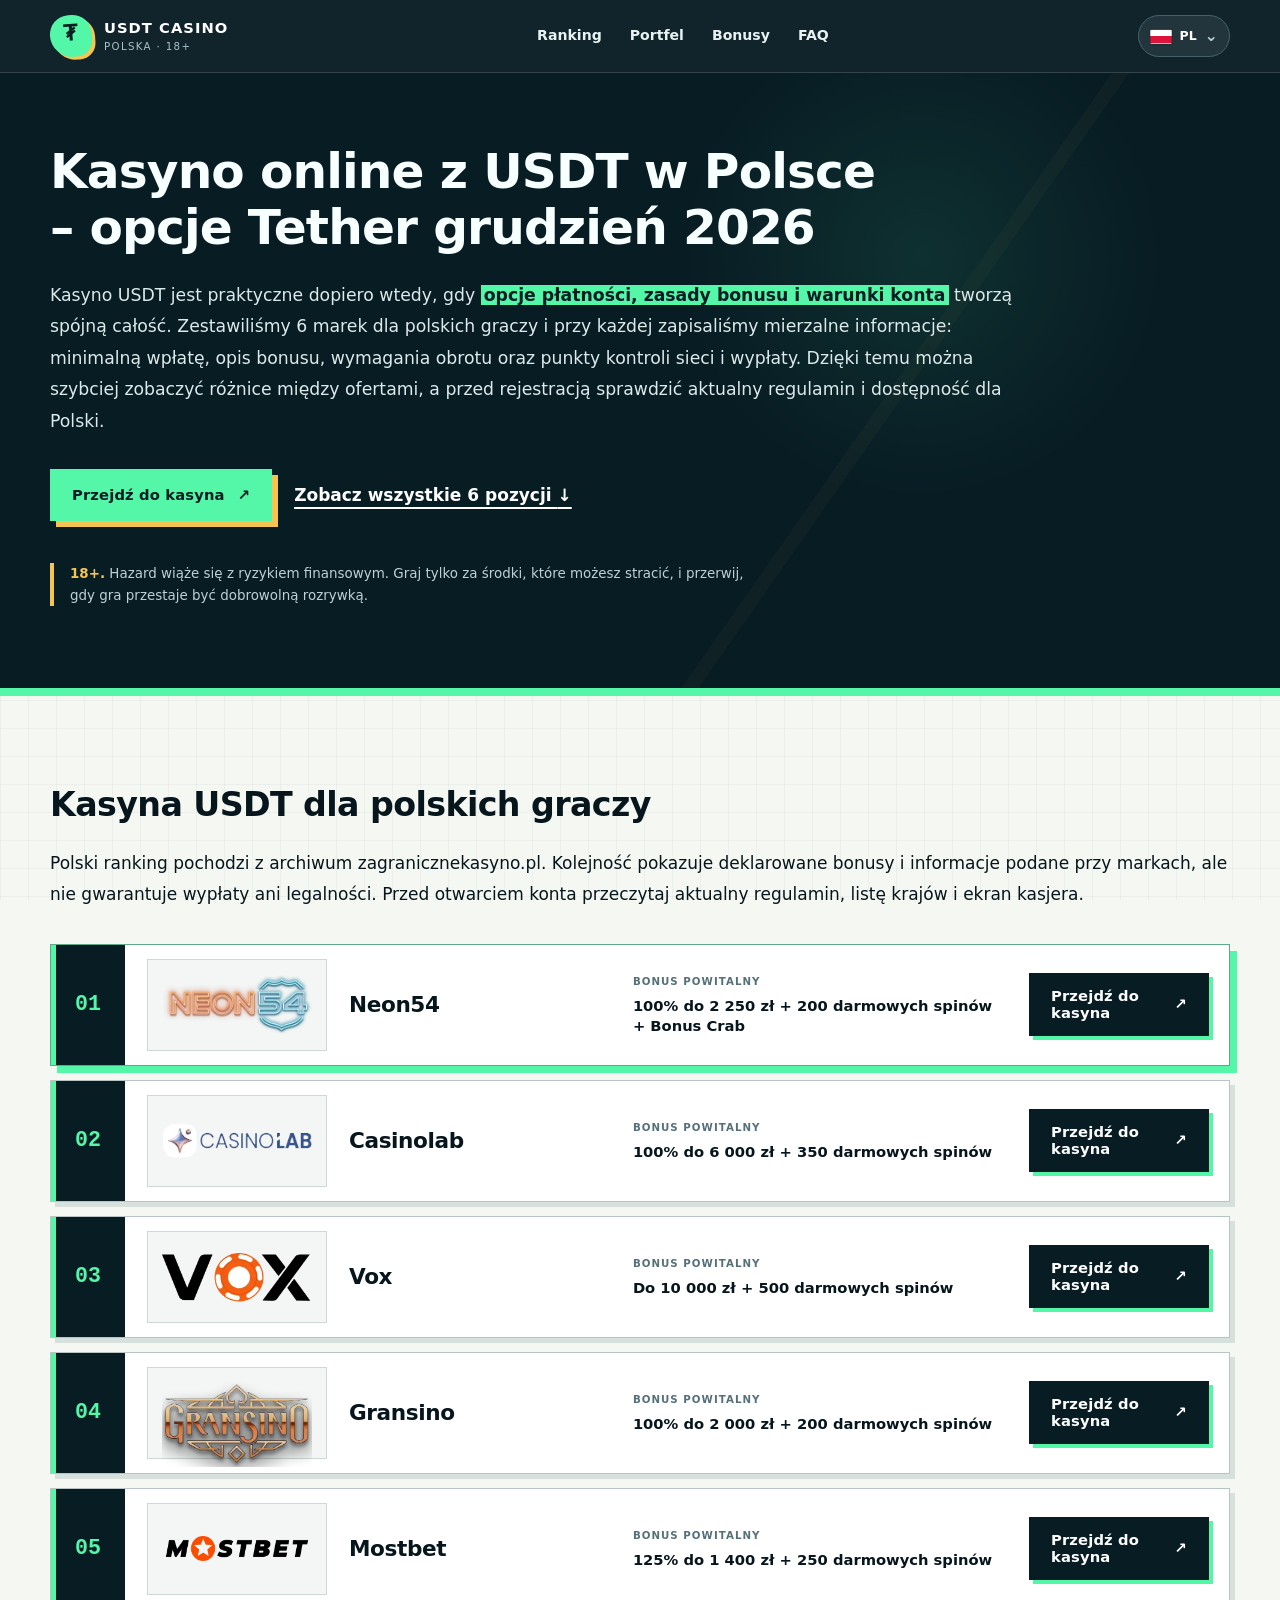
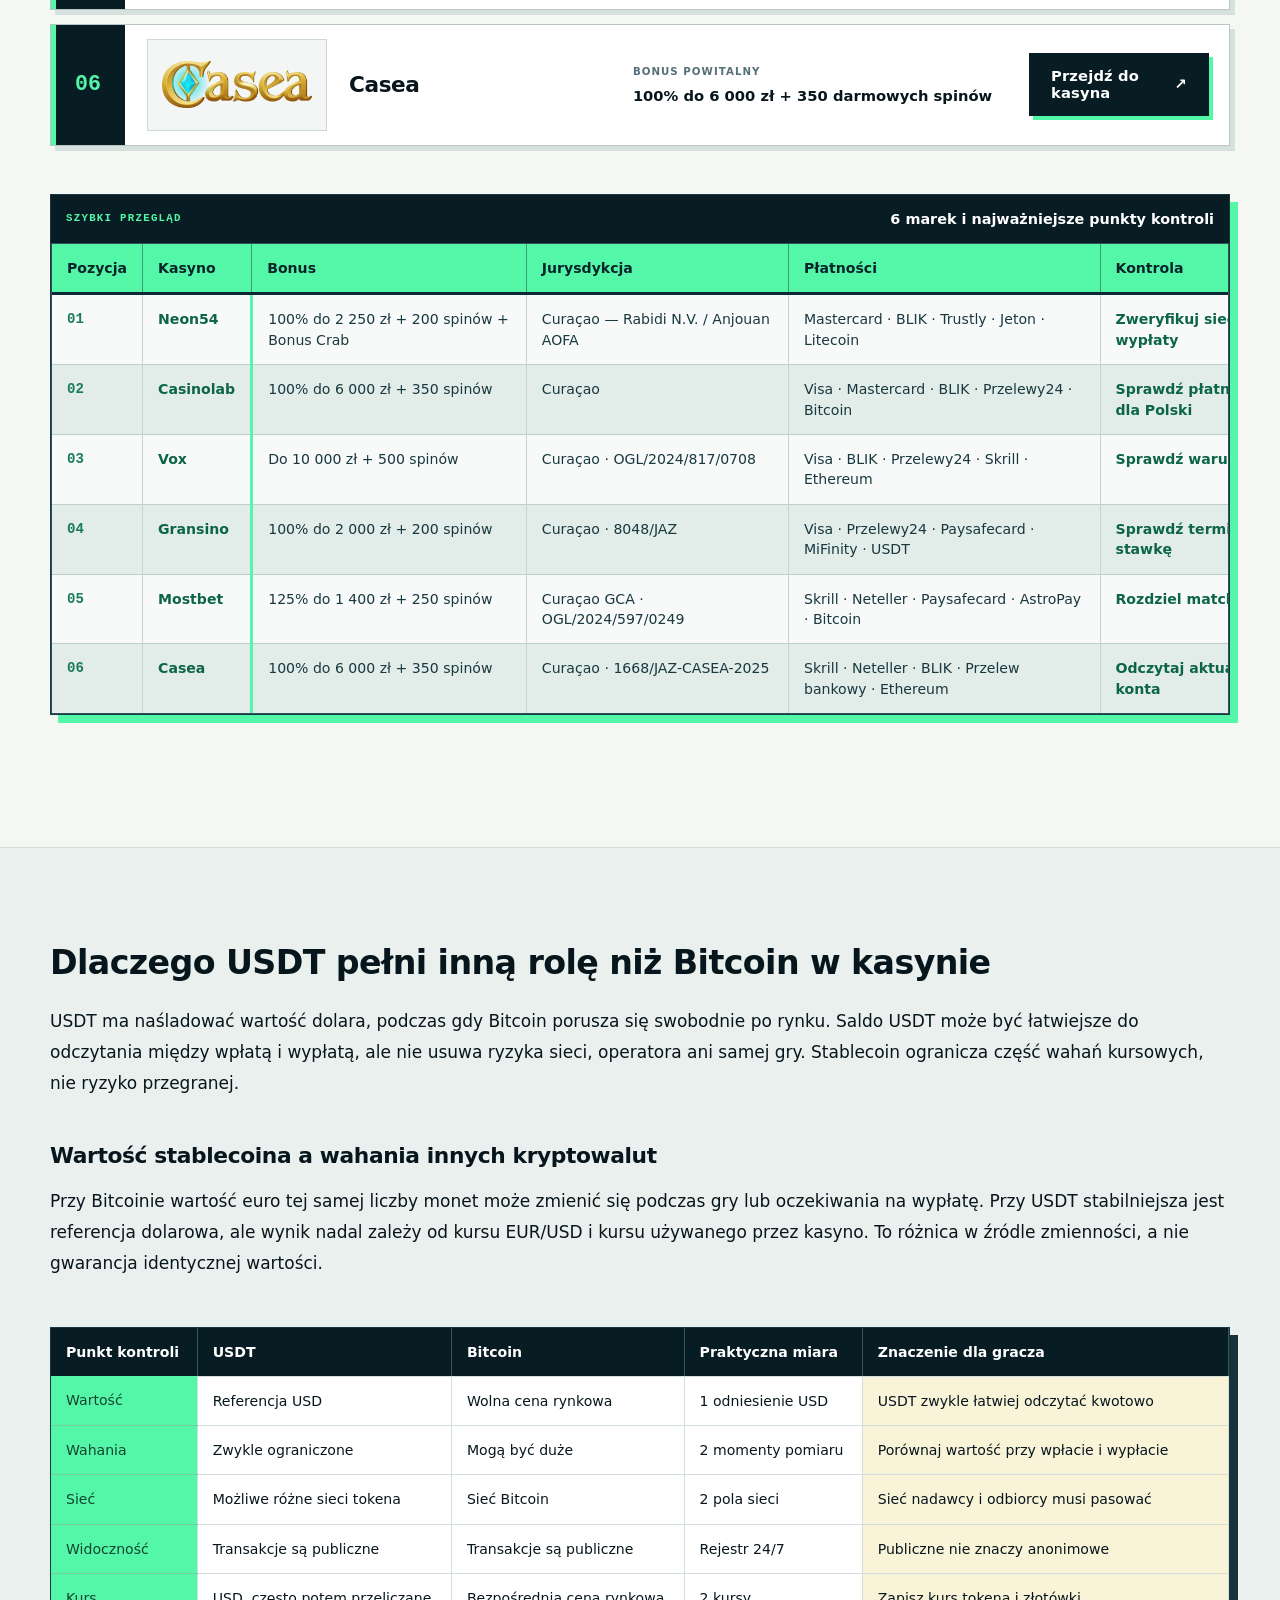
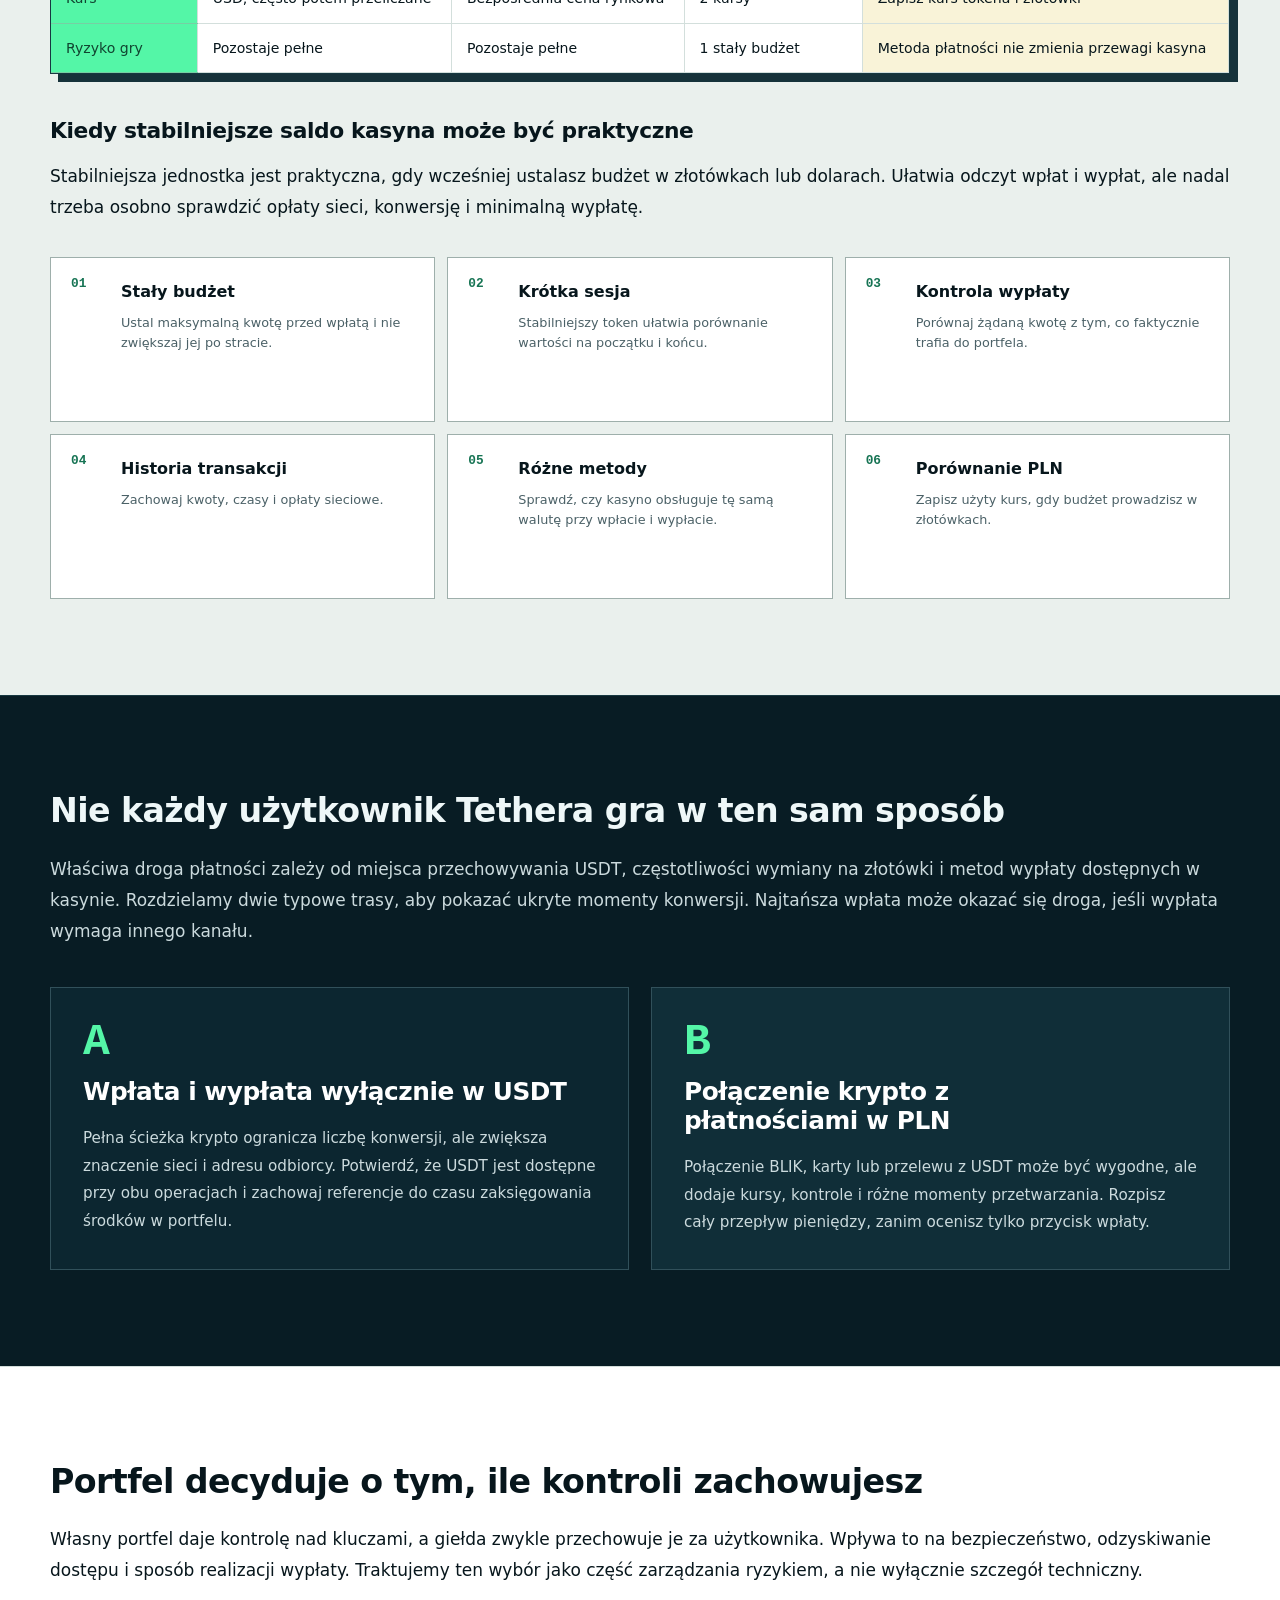
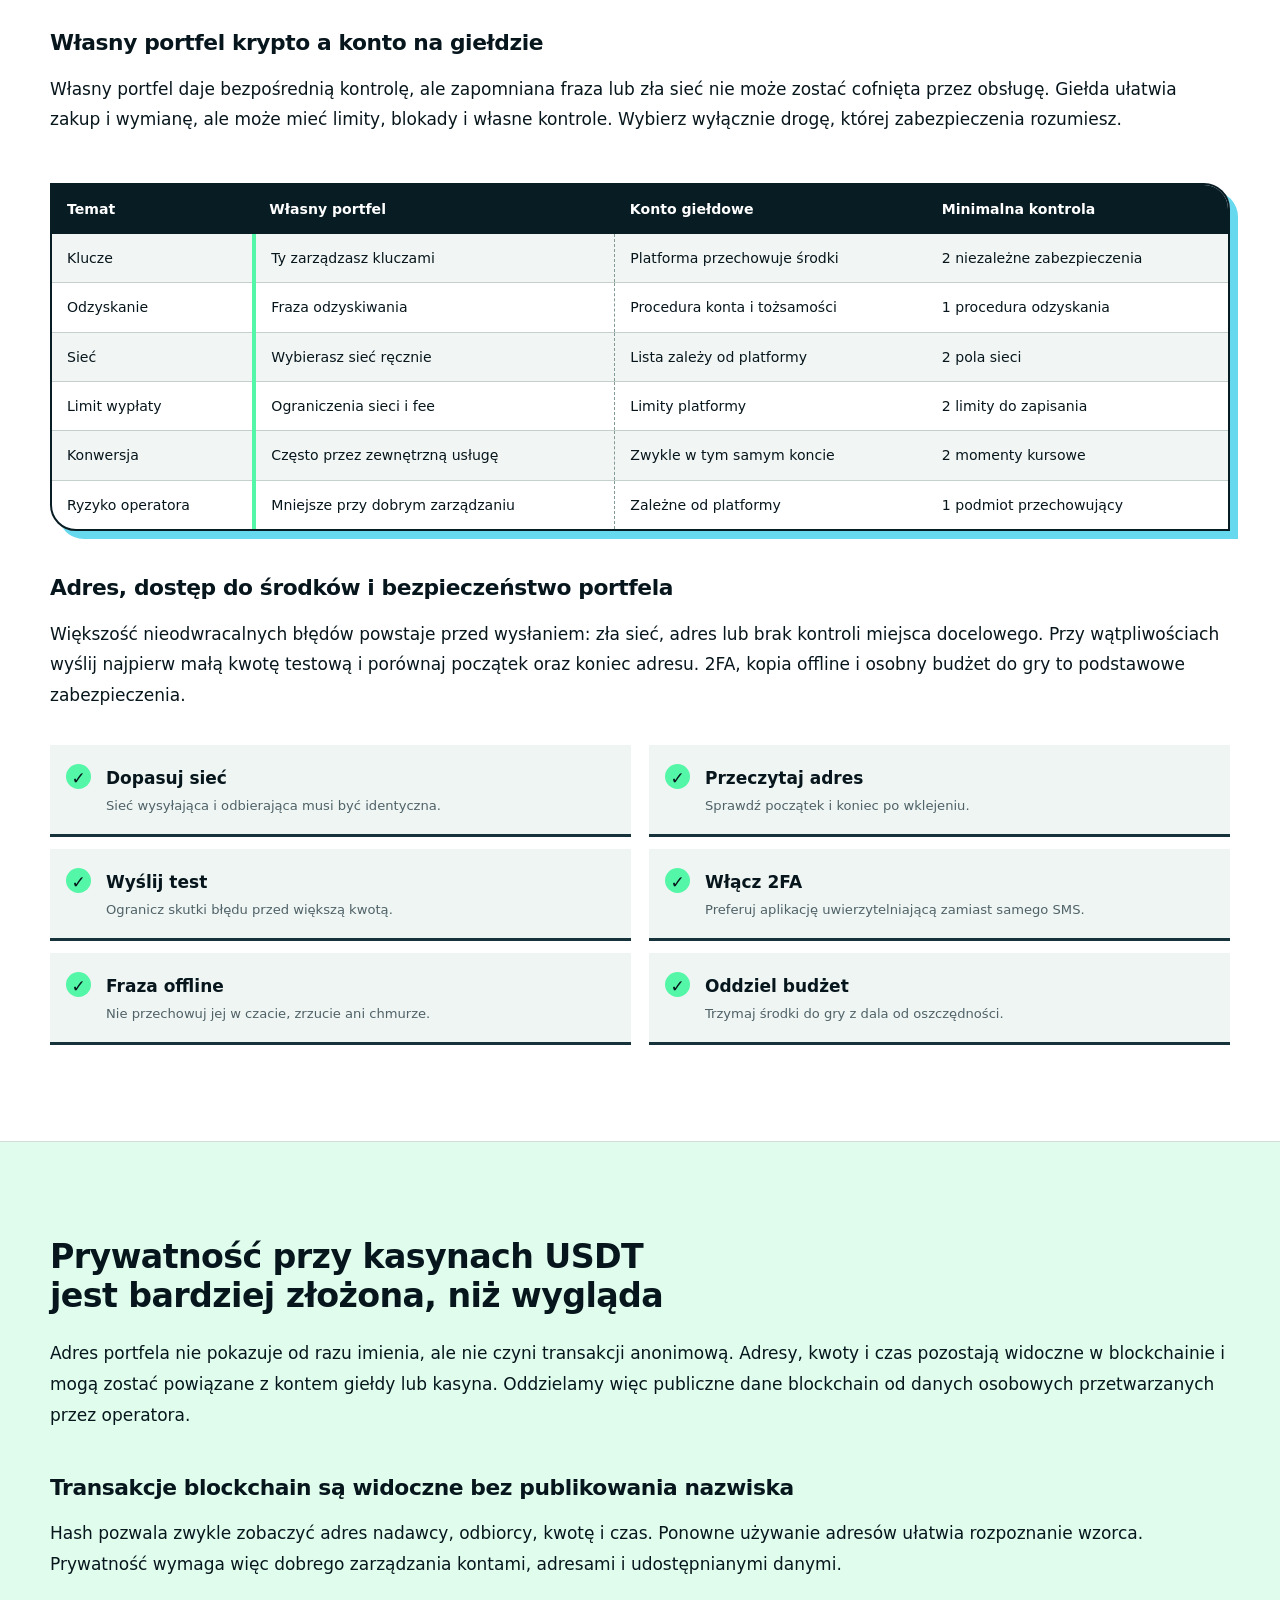
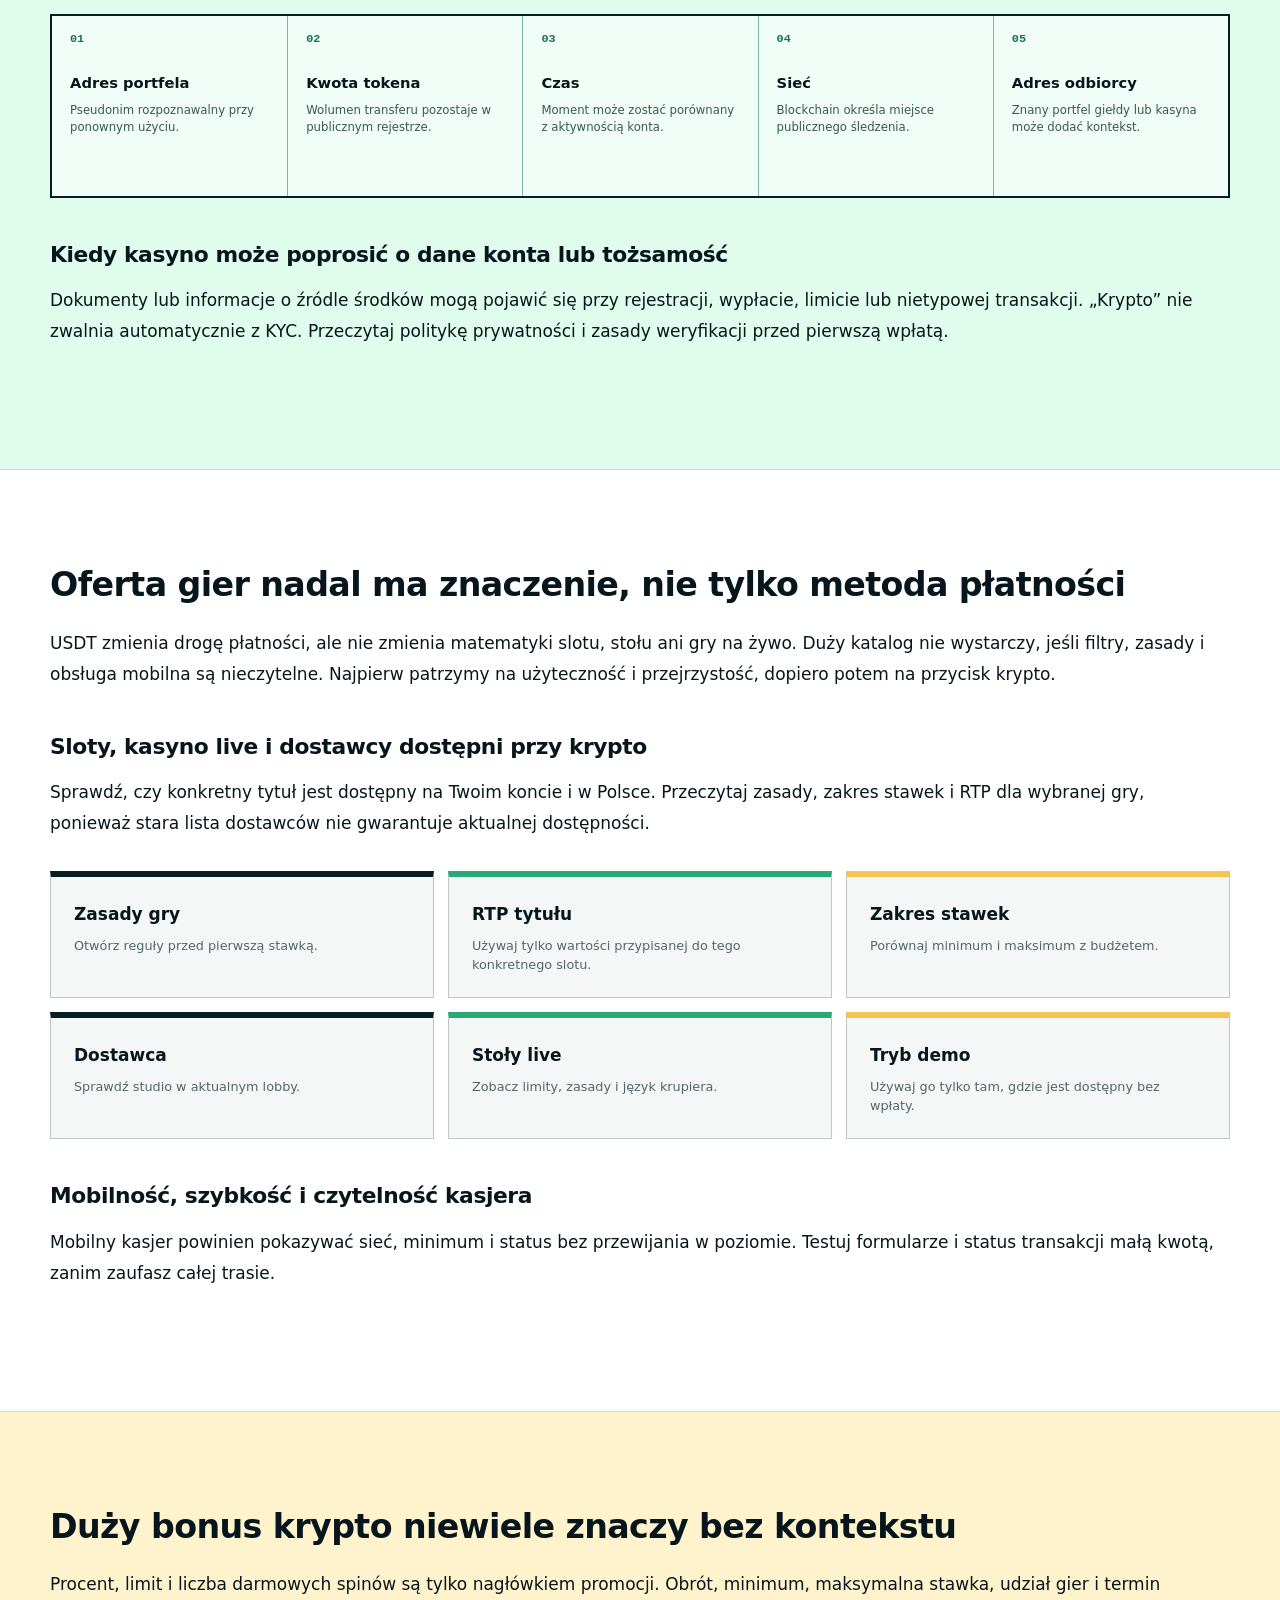
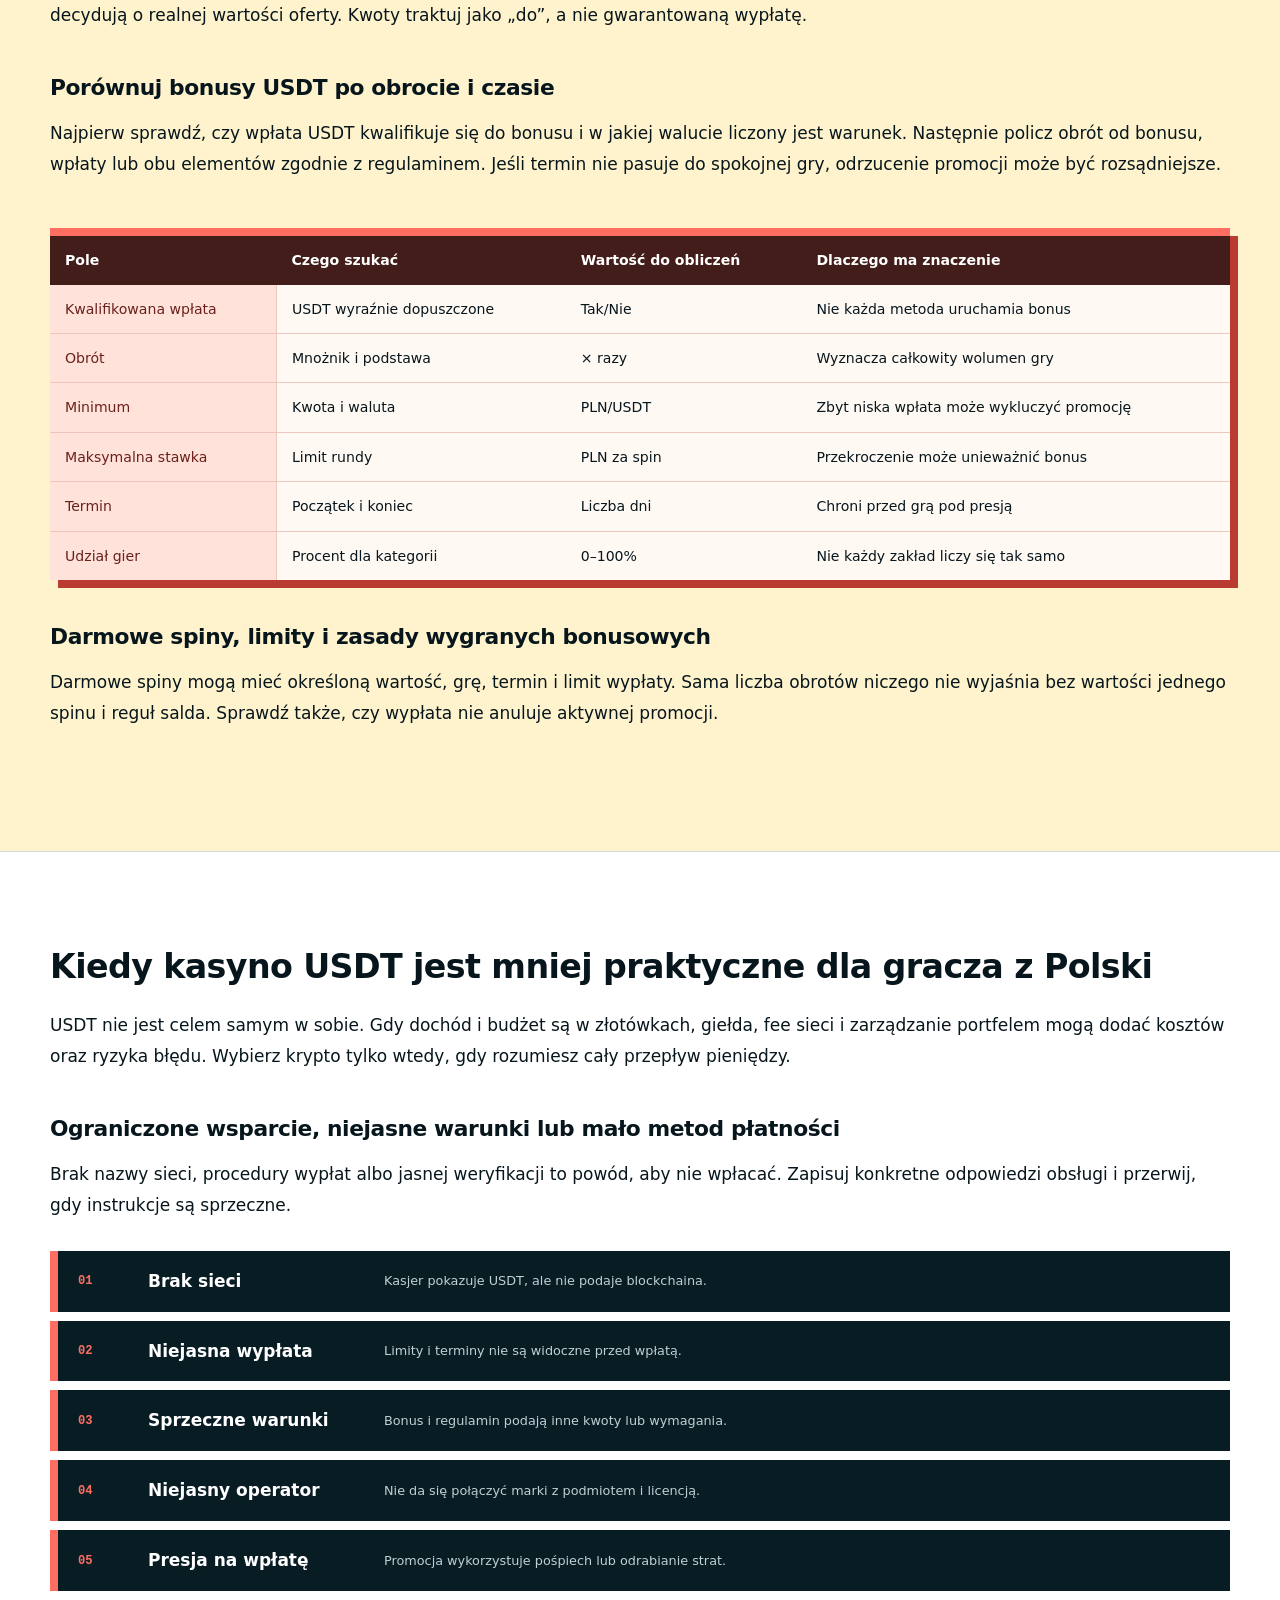
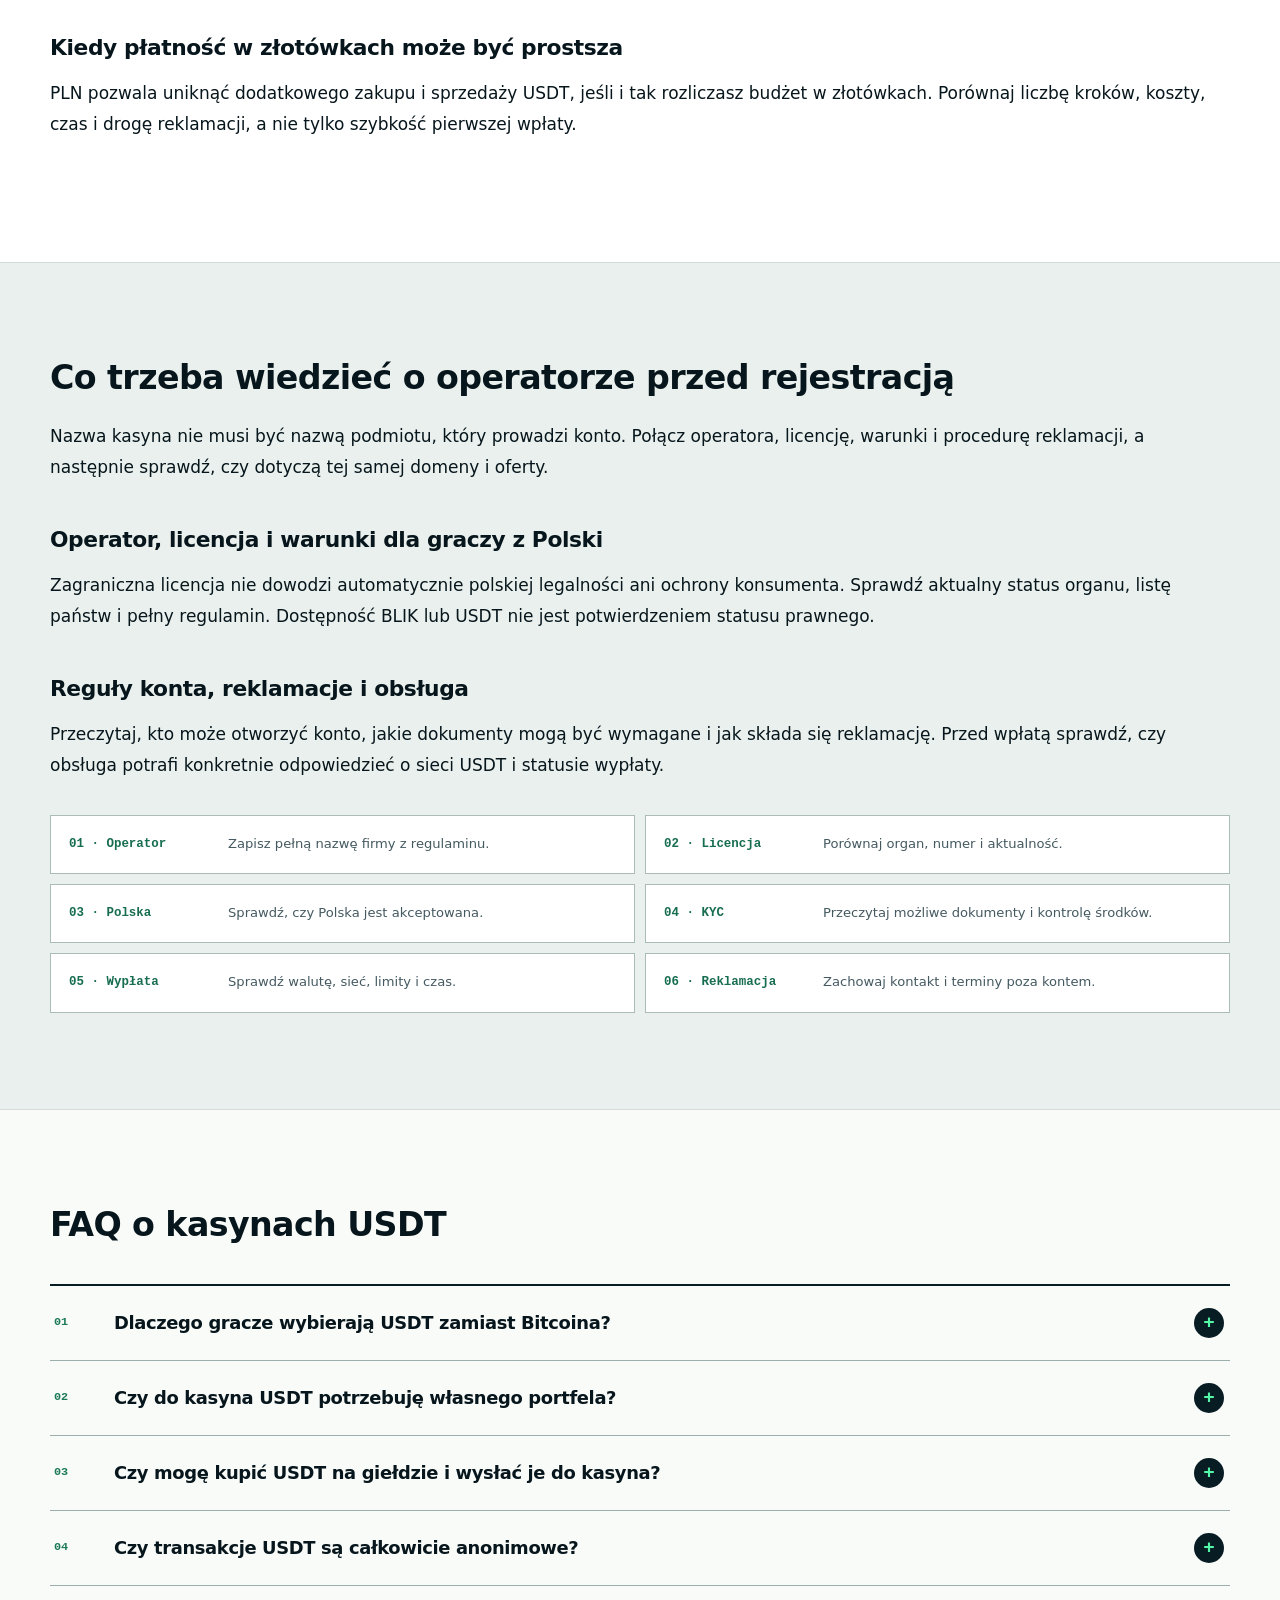
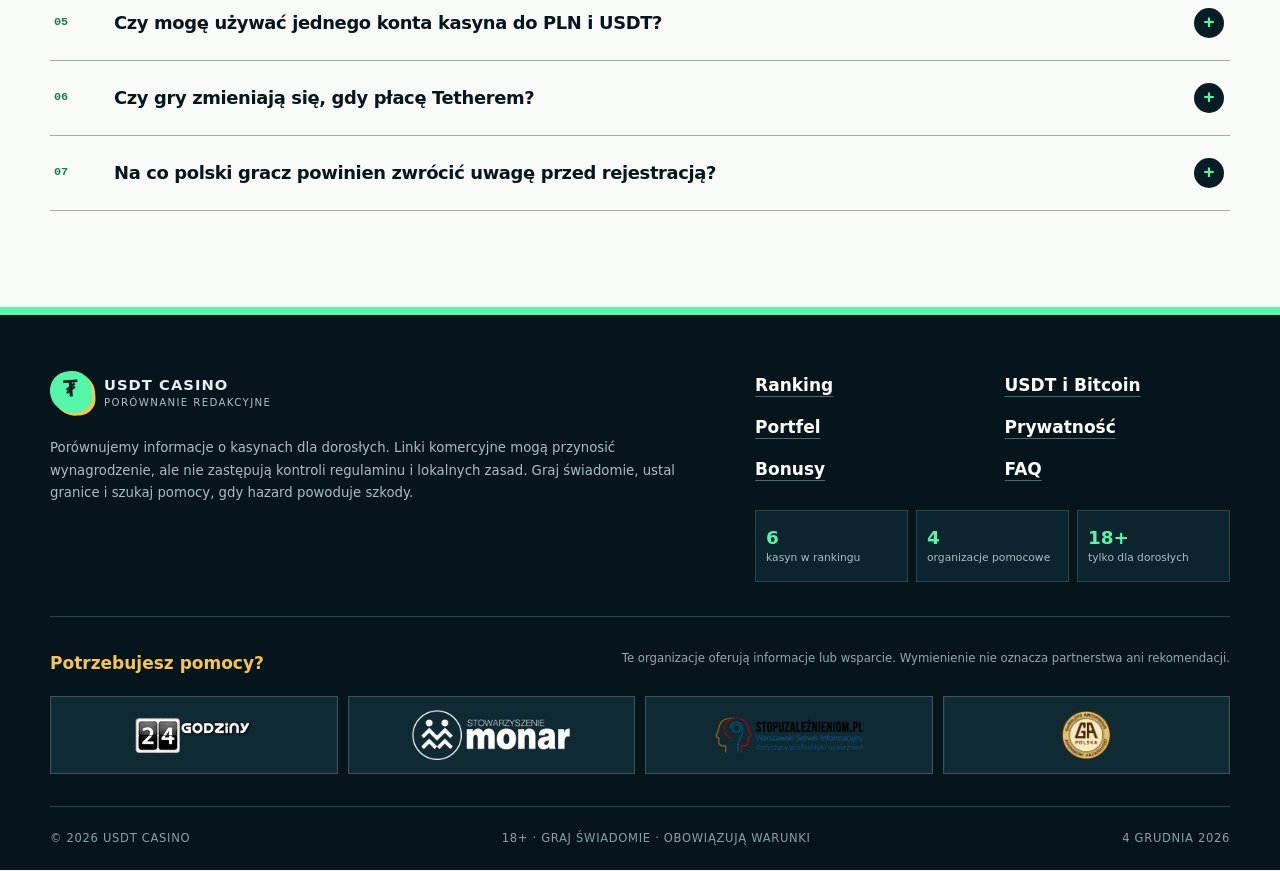
<file: pl/index.html>
<!doctype html>
<html lang="pl-PL">
<head>
  <meta charset="utf-8">
  <meta name="viewport" content="width=device-width, initial-scale=1">
  <title>Kasyna USDT w Polsce — opcje Tether październik 2026</title>
  <meta name="description" content="Porównaj 6 zagranicznych kasyn USDT dla Polski pod względem bonusów, płatności, wypłat i informacji licencyjnych. Aktualizacja październik 2026.">
  <meta name="robots" content="index,follow,max-image-preview:large">
  <meta name="last-modified" content="2026-10-29">
  <meta property="og:locale" content="pl_PL">
  <meta property="og:type" content="website">
  <meta property="og:title" content="Kasyna USDT w Polsce — opcje Tether październik 2026">
  <meta property="og:description" content="Redakcyjne porównanie 6 kasyn USDT, metod płatności, bonusów i warunków wypłat.">
  <meta property="og:url" content="https://theusdtcasinos.com/pl/">
  <meta property="article:modified_time" content="2026-10-29">
  <meta name="theme-color" content="#081c24">
  <link rel="canonical" href="https://theusdtcasinos.com/pl/">
  <link rel="alternate" hreflang="nl-NL" href="https://theusdtcasinos.com/">
  <link rel="alternate" hreflang="pl-PL" href="https://theusdtcasinos.com/pl/">
  <link rel="manifest" href="/pl/manifest.webmanifest">
  <link rel="icon" type="image/svg+xml" href="/favicon.svg">
  <link rel="stylesheet" href="/styles.css">
  <script id="site-schema" type="application/ld+json">
  {
    "@context": "https://schema.org",
    "@graph": [
      {
        "@type": "WebSite",
        "@id": "https://theusdtcasinos.com/pl/#website",
        "url": "https://theusdtcasinos.com/pl/",
        "name": "USDT Casino",
        "inLanguage": "pl-PL"
      },
      {
        "@type": "WebPage",
        "@id": "https://theusdtcasinos.com/pl/#webpage",
        "url": "https://theusdtcasinos.com/pl/",
        "name": "Kasyna online z USDT w Polsce – opcje Tether",
        "description": "Porównanie sześciu kasyn USDT, płatności, bonusów i praktycznych warunków dla polskich graczy.",
        "isPartOf": {"@id": "https://theusdtcasinos.com/pl/#website"},
        "dateModified": "2026-10-29",
        "inLanguage": "pl-PL",
        "mainEntity": {"@id": "https://theusdtcasinos.com/pl/#ranking"}
      },
      {
        "@type": "ItemList",
        "@id": "https://theusdtcasinos.com/pl/#ranking",
        "name": "Kasyna USDT dla polskich graczy",
        "numberOfItems": 6,
        "itemListOrder": "https://schema.org/ItemListOrderAscending",
        "itemListElement": [
          {"@type":"ListItem","position":1,"name":"Neon54","url":"https://theusdtcasinos.com/pl/#neon54"},
          {"@type":"ListItem","position":2,"name":"Casinolab","url":"https://theusdtcasinos.com/pl/#casinolab"},
          {"@type":"ListItem","position":3,"name":"Vox","url":"https://theusdtcasinos.com/pl/#vox"},
          {"@type":"ListItem","position":4,"name":"Gransino","url":"https://theusdtcasinos.com/pl/#gransino"},
          {"@type":"ListItem","position":5,"name":"Mostbet","url":"https://theusdtcasinos.com/pl/#mostbet"},
          {"@type":"ListItem","position":6,"name":"Casea","url":"https://theusdtcasinos.com/pl/#casea"}
        ]
      }
    ]
  }
  </script>
</head>
<body>
  <a class="skip-link" href="#main">Przejdź do treści</a>
  <header class="site-header">
    <div class="shell nav-shell">
      <a class="brand" href="#top" aria-label="USDT Casino, strona główna">
        <span class="brand-mark" aria-hidden="true">₮</span>
        <span class="brand-copy"><strong>USDT CASINO</strong><small>Polska · 18+</small></span>
      </a>
      <button class="menu-toggle" type="button" aria-expanded="false" aria-controls="primary-nav">
        <span>Menu</span><i aria-hidden="true"></i>
      </button>
      <nav id="primary-nav" class="primary-nav" aria-label="Główna nawigacja">
        <a href="#ranking">Ranking</a>
        <a href="#wallet">Portfel</a>
        <a href="#bonussen">Bonusy</a>
        <a href="#faq">FAQ</a>
      </nav>
      <details class="language-switcher">
        <summary class="language-current" aria-label="Wybierz język"><span class="language-flag language-flag-pl" aria-hidden="true"></span><span>PL</span><span class="language-chevron" aria-hidden="true">⌄</span></summary>
        <div class="language-menu" role="menu"><a class="language-option" href="/" lang="nl" role="menuitem"><span class="language-flag language-flag-nl" aria-hidden="true"></span><span>Nederlands</span><small>NL</small></a><a class="language-option is-active" href="/pl/" lang="pl" aria-current="page" role="menuitem"><span class="language-flag language-flag-pl" aria-hidden="true"></span><span>Polski</span><small>PL</small></a></div>
      </details>
    </div>
  </header>

  <main id="main">
    <section class="hero" id="top" aria-labelledby="page-title">
      <div class="hero-grid shell">
        <div class="hero-copy">
          <h1 id="page-title">Kasyno online z USDT w Polsce – opcje Tether <span data-date-mode="month-year">październik 2026</span></h1>
          <p>Kasyno USDT jest praktyczne dopiero wtedy, gdy <strong>opcje płatności, zasady bonusu i warunki konta</strong> tworzą spójną całość. Zestawiliśmy 6 marek dla polskich graczy i przy każdej zapisaliśmy mierzalne informacje: minimalną wpłatę, opis bonusu, wymagania obrotu oraz punkty kontroli sieci i wypłaty. Dzięki temu można szybciej zobaczyć różnice między ofertami, a przed rejestracją sprawdzić aktualny regulamin i dostępność dla Polski.</p>
          <div class="hero-actions">
            <a class="button button-primary" href="/pl/visit/" rel="nofollow sponsored">Przejdź do kasyna <span aria-hidden="true">↗</span></a>
            <a class="text-link" href="#ranking">Zobacz wszystkie 6 pozycji <span aria-hidden="true">↓</span></a>
          </div>
          <div class="hero-note" role="note"><strong>18+.</strong> Hazard wiąże się z ryzykiem finansowym. Graj tylko za środki, które możesz stracić, i przerwij, gdy gra przestaje być dobrowolną rozrywką.</div>
        </div>
      </div>
    </section>

    <section class="ranking-section shell" id="ranking" aria-labelledby="ranking-title">
      <div class="section-heading">
        <h2 id="ranking-title">Kasyna USDT dla polskich graczy</h2>
        <p>Polski ranking pochodzi z archiwum zagranicznekasyno.pl. Kolejność pokazuje deklarowane bonusy i informacje podane przy markach, ale nie gwarantuje wypłaty ani legalności. Przed otwarciem konta przeczytaj aktualny regulamin, listę krajów i ekran kasjera.</p>
      </div>

      <div class="rank-list" role="list">
        <article class="rank-card rank-card-featured" id="neon54" role="listitem"><div class="rank-number"><span>01</span></div><div class="logo-well"><img src="/assets/casinos/pl-neon54.webp" width="450" height="200" alt="Logo Neon54" fetchpriority="high"></div><h3>Neon54</h3><div class="rank-bonus"><span>Bonus powitalny</span><strong>100% do 2 250 zł + 200 darmowych spinów + Bonus Crab</strong></div><a class="button button-rank" href="/pl/visit/neon54/" rel="nofollow sponsored">Przejdź do kasyna <b aria-hidden="true">↗</b></a></article>
        <article class="rank-card" id="casinolab" role="listitem"><div class="rank-number"><span>02</span></div><div class="logo-well"><img src="/assets/casinos/pl-casinolab.webp" width="450" height="200" alt="Logo Casinolab" loading="lazy" decoding="async"></div><h3>Casinolab</h3><div class="rank-bonus"><span>Bonus powitalny</span><strong>100% do 6 000 zł + 350 darmowych spinów</strong></div><a class="button button-rank" href="/pl/visit/casinolab/" rel="nofollow sponsored">Przejdź do kasyna <b aria-hidden="true">↗</b></a></article>
        <article class="rank-card" id="vox" role="listitem"><div class="rank-number"><span>03</span></div><div class="logo-well"><img src="/assets/casinos/pl-vox.webp" width="450" height="200" alt="Logo Vox" loading="lazy" decoding="async"></div><h3>Vox</h3><div class="rank-bonus"><span>Bonus powitalny</span><strong>Do 10 000 zł + 500 darmowych spinów</strong></div><a class="button button-rank" href="/pl/visit/vox/" rel="nofollow sponsored">Przejdź do kasyna <b aria-hidden="true">↗</b></a></article>
        <article class="rank-card" id="gransino" role="listitem"><div class="rank-number"><span>04</span></div><div class="logo-well"><img src="/assets/casinos/pl-gransino.webp" width="450" height="200" alt="Logo Gransino" loading="lazy" decoding="async"></div><h3>Gransino</h3><div class="rank-bonus"><span>Bonus powitalny</span><strong>100% do 2 000 zł + 200 darmowych spinów</strong></div><a class="button button-rank" href="/pl/visit/gransino/" rel="nofollow sponsored">Przejdź do kasyna <b aria-hidden="true">↗</b></a></article>
        <article class="rank-card" id="mostbet" role="listitem"><div class="rank-number"><span>05</span></div><div class="logo-well"><img src="/assets/casinos/pl-mostbet.webp" width="450" height="200" alt="Logo Mostbet" loading="lazy" decoding="async"></div><h3>Mostbet</h3><div class="rank-bonus"><span>Bonus powitalny</span><strong>125% do 1 400 zł + 250 darmowych spinów</strong></div><a class="button button-rank" href="/pl/visit/mostbet/" rel="nofollow sponsored">Przejdź do kasyna <b aria-hidden="true">↗</b></a></article>
        <article class="rank-card" id="casea" role="listitem"><div class="rank-number"><span>06</span></div><div class="logo-well"><img src="/assets/casinos/pl-casea.webp" width="450" height="200" alt="Logo Casea" loading="lazy" decoding="async"></div><h3>Casea</h3><div class="rank-bonus"><span>Bonus powitalny</span><strong>100% do 6 000 zł + 350 darmowych spinów</strong></div><a class="button button-rank" href="/pl/visit/casea/" rel="nofollow sponsored">Przejdź do kasyna <b aria-hidden="true">↗</b></a></article>
      </div>

      <div class="table-block table-brand-profile" aria-labelledby="table-brand-title">
        <div class="table-kicker"><span>Szybki przegląd</span><b id="table-brand-title">6 marek i najważniejsze punkty kontroli</b></div>
        <div class="table-scroll" tabindex="0">
          <table>
            <caption>Porównanie sześciu kasyn z polskiego rankingu</caption>
            <thead><tr><th scope="col">Pozycja</th><th scope="col">Kasyno</th><th scope="col">Bonus</th><th scope="col">Jurysdykcja</th><th scope="col">Płatności</th><th scope="col">Kontrola</th></tr></thead>
            <tbody>
              <tr><td>01</td><th scope="row">Neon54</th><td>100% do 2 250 zł + 200 spinów + Bonus Crab</td><td>Curaçao — Rabidi N.V. / Anjouan AOFA</td><td>Mastercard · BLIK · Trustly · Jeton · Litecoin</td><td>Zweryfikuj sieć i adres wypłaty</td></tr>
              <tr><td>02</td><th scope="row">Casinolab</th><td>100% do 6 000 zł + 350 spinów</td><td>Curaçao</td><td>Visa · Mastercard · BLIK · Przelewy24 · Bitcoin</td><td>Sprawdź płatność aktywną dla Polski</td></tr>
              <tr><td>03</td><th scope="row">Vox</th><td>Do 10 000 zł + 500 spinów</td><td>Curaçao · OGL/2024/817/0708</td><td>Visa · BLIK · Przelewy24 · Skrill · Ethereum</td><td>Sprawdź warunki pakietu</td></tr>
              <tr><td>04</td><th scope="row">Gransino</th><td>100% do 2 000 zł + 200 spinów</td><td>Curaçao · 8048/JAZ</td><td>Visa · Przelewy24 · Paysafecard · MiFinity · USDT</td><td>Sprawdź termin i maksymalną stawkę</td></tr>
              <tr><td>05</td><th scope="row">Mostbet</th><td>125% do 1 400 zł + 250 spinów</td><td>Curaçao GCA · OGL/2024/597/0249</td><td>Skrill · Neteller · Paysafecard · AstroPay · Bitcoin</td><td>Rozdziel match bonus od FS</td></tr>
              <tr><td>06</td><th scope="row">Casea</th><td>100% do 6 000 zł + 350 spinów</td><td>Curaçao · 1668/JAZ-CASEA-2025</td><td>Skrill · Neteller · BLIK · Przelew bankowy · Ethereum</td><td>Odczytaj aktualny regulamin konta</td></tr>
            </tbody>
          </table>
        </div>
      </div>
    </section>

    <section class="editorial-section tone-light" id="tether">
      <div class="shell prose-shell">
        <h2>Dlaczego USDT pełni inną rolę niż Bitcoin w kasynie</h2>
        <p>USDT ma naśladować wartość dolara, podczas gdy Bitcoin porusza się swobodnie po rynku. Saldo USDT może być łatwiejsze do odczytania między wpłatą i wypłatą, ale nie usuwa ryzyka sieci, operatora ani samej gry. Stablecoin ogranicza część wahań kursowych, nie ryzyko przegranej.</p>

        <h3>Wartość stablecoina a wahania innych kryptowalut</h3>
        <p>Przy Bitcoinie wartość euro tej samej liczby monet może zmienić się podczas gry lub oczekiwania na wypłatę. Przy USDT stabilniejsza jest referencja dolarowa, ale wynik nadal zależy od kursu EUR/USD i kursu używanego przez kasyno. To różnica w źródle zmienności, a nie gwarancja identycznej wartości.</p>
        <div class="table-block table-matrix">
          <div class="table-scroll" tabindex="0">
            <table>
              <caption>Praktyczne porównanie USDT i Bitcoina</caption>
          <thead><tr><th scope="col">Punkt kontroli</th><th scope="col">USDT</th><th scope="col">Bitcoin</th><th scope="col">Praktyczna miara</th><th scope="col">Znaczenie dla gracza</th></tr></thead>
              <tbody>
                <tr><th scope="row">Wartość</th><td>Referencja USD</td><td>Wolna cena rynkowa</td><td>1 odniesienie USD</td><td>USDT zwykle łatwiej odczytać kwotowo</td></tr>
                <tr><th scope="row">Wahania</th><td>Zwykle ograniczone</td><td>Mogą być duże</td><td>2 momenty pomiaru</td><td>Porównaj wartość przy wpłacie i wypłacie</td></tr>
                <tr><th scope="row">Sieć</th><td>Możliwe różne sieci tokena</td><td>Sieć Bitcoin</td><td>2 pola sieci</td><td>Sieć nadawcy i odbiorcy musi pasować</td></tr>
                <tr><th scope="row">Widoczność</th><td>Transakcje są publiczne</td><td>Transakcje są publiczne</td><td>Rejestr 24/7</td><td>Publiczne nie znaczy anonimowe</td></tr>
                <tr><th scope="row">Kurs</th><td>USD, często potem przeliczane</td><td>Bezpośrednia cena rynkowa</td><td>2 kursy</td><td>Zapisz kurs tokena i złotówki</td></tr>
                <tr><th scope="row">Ryzyko gry</th><td>Pozostaje pełne</td><td>Pozostaje pełne</td><td>1 stały budżet</td><td>Metoda płatności nie zmienia przewagi kasyna</td></tr>
              </tbody>
            </table>
          </div>
        </div>

        <h3>Kiedy stabilniejsze saldo kasyna może być praktyczne</h3>
        <p>Stabilniejsza jednostka jest praktyczna, gdy wcześniej ustalasz budżet w złotówkach lub dolarach. Ułatwia odczyt wpłat i wypłat, ale nadal trzeba osobno sprawdzić opłaty sieci, konwersję i minimalną wypłatę.</p>
        <ol class="list-steps" aria-label="Sześć sytuacji, w których USDT może być praktyczne">
          <li><span>01</span><div><b>Stały budżet</b><small>Ustal maksymalną kwotę przed wpłatą i nie zwiększaj jej po stracie.</small></div></li>
          <li><span>02</span><div><b>Krótka sesja</b><small>Stabilniejszy token ułatwia porównanie wartości na początku i końcu.</small></div></li>
          <li><span>03</span><div><b>Kontrola wypłaty</b><small>Porównaj żądaną kwotę z tym, co faktycznie trafia do portfela.</small></div></li>
          <li><span>04</span><div><b>Historia transakcji</b><small>Zachowaj kwoty, czasy i opłaty sieciowe.</small></div></li>
          <li><span>05</span><div><b>Różne metody</b><small>Sprawdź, czy kasyno obsługuje tę samą walutę przy wpłacie i wypłacie.</small></div></li>
          <li><span>06</span><div><b>Porównanie PLN</b><small>Zapisz użyty kurs, gdy budżet prowadzisz w złotówkach.</small></div></li>
        </ol>
      </div>
    </section>

    <section class="editorial-section tone-dark" id="spelprofiel">
      <div class="shell prose-shell">
        <h2>Nie każdy użytkownik Tethera gra w ten sam sposób</h2>
        <p>Właściwa droga płatności zależy od miejsca przechowywania USDT, częstotliwości wymiany na złotówki i metod wypłaty dostępnych w kasynie. Rozdzielamy dwie typowe trasy, aby pokazać ukryte momenty konwersji. Najtańsza wpłata może okazać się droga, jeśli wypłata wymaga innego kanału.</p>

        <div class="profile-grid">
          <article>
            <span class="profile-no">A</span>
            <h3>Wpłata i wypłata wyłącznie w USDT</h3>
            <p>Pełna ścieżka krypto ogranicza liczbę konwersji, ale zwiększa znaczenie sieci i adresu odbiorcy. Potwierdź, że USDT jest dostępne przy obu operacjach i zachowaj referencje do czasu zaksięgowania środków w portfelu.</p>
          </article>
          <article>
            <span class="profile-no">B</span>
            <h3>Połączenie krypto z płatnościami w PLN</h3>
            <p>Połączenie BLIK, karty lub przelewu z USDT może być wygodne, ale dodaje kursy, kontrole i różne momenty przetwarzania. Rozpisz cały przepływ pieniędzy, zanim ocenisz tylko przycisk wpłaty.</p>
          </article>
        </div>
      </div>
    </section>

    <section class="editorial-section" id="wallet">
      <div class="shell prose-shell">
        <h2>Portfel decyduje o tym, ile kontroli zachowujesz</h2>
        <p>Własny portfel daje kontrolę nad kluczami, a giełda zwykle przechowuje je za użytkownika. Wpływa to na bezpieczeństwo, odzyskiwanie dostępu i sposób realizacji wypłaty. Traktujemy ten wybór jako część zarządzania ryzykiem, a nie wyłącznie szczegół techniczny.</p>

        <h3>Własny portfel krypto a konto na giełdzie</h3>
        <p>Własny portfel daje bezpośrednią kontrolę, ale zapomniana fraza lub zła sieć nie może zostać cofnięta przez obsługę. Giełda ułatwia zakup i wymianę, ale może mieć limity, blokady i własne kontrole. Wybierz wyłącznie drogę, której zabezpieczenia rozumiesz.</p>
        <div class="table-block table-split">
          <div class="table-scroll" tabindex="0">
            <table>
              <caption>Sześć różnic między własnym portfelem a giełdą</caption>
              <thead><tr><th scope="col">Temat</th><th scope="col">Własny portfel</th><th scope="col">Konto giełdowe</th><th scope="col">Minimalna kontrola</th></tr></thead>
              <tbody>
                 <tr><th scope="row">Klucze</th><td>Ty zarządzasz kluczami</td><td>Platforma przechowuje środki</td><td>2 niezależne zabezpieczenia</td></tr>
                 <tr><th scope="row">Odzyskanie</th><td>Fraza odzyskiwania</td><td>Procedura konta i tożsamości</td><td>1 procedura odzyskania</td></tr>
                 <tr><th scope="row">Sieć</th><td>Wybierasz sieć ręcznie</td><td>Lista zależy od platformy</td><td>2 pola sieci</td></tr>
                 <tr><th scope="row">Limit wypłaty</th><td>Ograniczenia sieci i fee</td><td>Limity platformy</td><td>2 limity do zapisania</td></tr>
                 <tr><th scope="row">Konwersja</th><td>Często przez zewnętrzną usługę</td><td>Zwykle w tym samym koncie</td><td>2 momenty kursowe</td></tr>
                 <tr><th scope="row">Ryzyko operatora</th><td>Mniejsze przy dobrym zarządzaniu</td><td>Zależne od platformy</td><td>1 podmiot przechowujący</td></tr>
              </tbody>
            </table>
          </div>
        </div>

        <h3>Adres, dostęp do środków i bezpieczeństwo portfela</h3>
        <p>Większość nieodwracalnych błędów powstaje przed wysłaniem: zła sieć, adres lub brak kontroli miejsca docelowego. Przy wątpliwościach wyślij najpierw małą kwotę testową i porównaj początek oraz koniec adresu. 2FA, kopia offline i osobny budżet do gry to podstawowe zabezpieczenia.</p>
        <ul class="list-checks" aria-label="Kontrola portfela w sześciu punktach">
          <li><b>Dopasuj sieć</b><span>Sieć wysyłająca i odbierająca musi być identyczna.</span></li>
          <li><b>Przeczytaj adres</b><span>Sprawdź początek i koniec po wklejeniu.</span></li>
          <li><b>Wyślij test</b><span>Ogranicz skutki błędu przed większą kwotą.</span></li>
          <li><b>Włącz 2FA</b><span>Preferuj aplikację uwierzytelniającą zamiast samego SMS.</span></li>
          <li><b>Fraza offline</b><span>Nie przechowuj jej w czacie, zrzucie ani chmurze.</span></li>
          <li><b>Oddziel budżet</b><span>Trzymaj środki do gry z dala od oszczędności.</span></li>
        </ul>
      </div>
    </section>

    <section class="editorial-section tone-mint" id="privacy">
      <div class="shell prose-shell">
        <h2>Prywatność przy kasynach USDT jest bardziej złożona, niż wygląda</h2>
        <p>Adres portfela nie pokazuje od razu imienia, ale nie czyni transakcji anonimową. Adresy, kwoty i czas pozostają widoczne w blockchainie i mogą zostać powiązane z kontem giełdy lub kasyna. Oddzielamy więc publiczne dane blockchain od danych osobowych przetwarzanych przez operatora.</p>

        <h3>Transakcje blockchain są widoczne bez publikowania nazwiska</h3>
        <p>Hash pozwala zwykle zobaczyć adres nadawcy, odbiorcy, kwotę i czas. Ponowne używanie adresów ułatwia rozpoznanie wzorca. Prywatność wymaga więc dobrego zarządzania kontami, adresami i udostępnianymi danymi.</p>
        <ul class="list-signals" aria-label="Pięć widocznych sygnałów transakcji">
          <li><span>01</span><b>Adres portfela</b><small>Pseudonim rozpoznawalny przy ponownym użyciu.</small></li>
          <li><span>02</span><b>Kwota tokena</b><small>Wolumen transferu pozostaje w publicznym rejestrze.</small></li>
          <li><span>03</span><b>Czas</b><small>Moment może zostać porównany z aktywnością konta.</small></li>
          <li><span>04</span><b>Sieć</b><small>Blockchain określa miejsce publicznego śledzenia.</small></li>
          <li><span>05</span><b>Adres odbiorcy</b><small>Znany portfel giełdy lub kasyna może dodać kontekst.</small></li>
        </ul>

        <h3>Kiedy kasyno może poprosić o dane konta lub tożsamość</h3>
        <p>Dokumenty lub informacje o źródle środków mogą pojawić się przy rejestracji, wypłacie, limicie lub nietypowej transakcji. „Krypto” nie zwalnia automatycznie z KYC. Przeczytaj politykę prywatności i zasady weryfikacji przed pierwszą wpłatą.</p>
      </div>
    </section>

    <section class="editorial-section" id="spellen">
      <div class="shell prose-shell">
        <h2>Oferta gier nadal ma znaczenie, nie tylko metoda płatności</h2>
        <p>USDT zmienia drogę płatności, ale nie zmienia matematyki slotu, stołu ani gry na żywo. Duży katalog nie wystarczy, jeśli filtry, zasady i obsługa mobilna są nieczytelne. Najpierw patrzymy na użyteczność i przejrzystość, dopiero potem na przycisk krypto.</p>

        <h3>Sloty, kasyno live i dostawcy dostępni przy krypto</h3>
        <p>Sprawdź, czy konkretny tytuł jest dostępny na Twoim koncie i w Polsce. Przeczytaj zasady, zakres stawek i RTP dla wybranej gry, ponieważ stara lista dostawców nie gwarantuje aktualnej dostępności.</p>
        <ul class="list-features" aria-label="Sześć kontroli oferty gier">
          <li><b>Zasady gry</b><span>Otwórz reguły przed pierwszą stawką.</span></li>
          <li><b>RTP tytułu</b><span>Używaj tylko wartości przypisanej do tego konkretnego slotu.</span></li>
          <li><b>Zakres stawek</b><span>Porównaj minimum i maksimum z budżetem.</span></li>
          <li><b>Dostawca</b><span>Sprawdź studio w aktualnym lobby.</span></li>
          <li><b>Stoły live</b><span>Zobacz limity, zasady i język krupiera.</span></li>
          <li><b>Tryb demo</b><span>Używaj go tylko tam, gdzie jest dostępny bez wpłaty.</span></li>
        </ul>

        <h3>Mobilność, szybkość i czytelność kasjera</h3>
        <p>Mobilny kasjer powinien pokazywać sieć, minimum i status bez przewijania w poziomie. Testuj formularze i status transakcji małą kwotą, zanim zaufasz całej trasie.</p>
      </div>
    </section>

    <section class="editorial-section tone-amber" id="bonussen">
      <div class="shell prose-shell">
        <h2>Duży bonus krypto niewiele znaczy bez kontekstu</h2>
        <p>Procent, limit i liczba darmowych spinów są tylko nagłówkiem promocji. Obrót, minimum, maksymalna stawka, udział gier i termin decydują o realnej wartości oferty. Kwoty traktuj jako „do”, a nie gwarantowaną wypłatę.</p>

        <h3>Porównuj bonusy USDT po obrocie i czasie</h3>
        <p>Najpierw sprawdź, czy wpłata USDT kwalifikuje się do bonusu i w jakiej walucie liczony jest warunek. Następnie policz obrót od bonusu, wpłaty lub obu elementów zgodnie z regulaminem. Jeśli termin nie pasuje do spokojnej gry, odrzucenie promocji może być rozsądniejsze.</p>
        <div class="table-block table-warning">
          <div class="table-scroll" tabindex="0">
            <table>
              <caption>Sześć pól bonusu do sprawdzenia przed udziałem</caption>
              <thead><tr><th scope="col">Pole</th><th scope="col">Czego szukać</th><th scope="col">Wartość do obliczeń</th><th scope="col">Dlaczego ma znaczenie</th></tr></thead>
              <tbody>
                <tr><th scope="row">Kwalifikowana wpłata</th><td>USDT wyraźnie dopuszczone</td><td>Tak/Nie</td><td>Nie każda metoda uruchamia bonus</td></tr>
                <tr><th scope="row">Obrót</th><td>Mnożnik i podstawa</td><td>× razy</td><td>Wyznacza całkowity wolumen gry</td></tr>
                <tr><th scope="row">Minimum</th><td>Kwota i waluta</td><td>PLN/USDT</td><td>Zbyt niska wpłata może wykluczyć promocję</td></tr>
                <tr><th scope="row">Maksymalna stawka</th><td>Limit rundy</td><td>PLN za spin</td><td>Przekroczenie może unieważnić bonus</td></tr>
                <tr><th scope="row">Termin</th><td>Początek i koniec</td><td>Liczba dni</td><td>Chroni przed grą pod presją</td></tr>
                <tr><th scope="row">Udział gier</th><td>Procent dla kategorii</td><td>0–100%</td><td>Nie każdy zakład liczy się tak samo</td></tr>
              </tbody>
            </table>
          </div>
        </div>

        <h3>Darmowe spiny, limity i zasady wygranych bonusowych</h3>
        <p>Darmowe spiny mogą mieć określoną wartość, grę, termin i limit wypłaty. Sama liczba obrotów niczego nie wyjaśnia bez wartości jednego spinu i reguł salda. Sprawdź także, czy wypłata nie anuluje aktywnej promocji.</p>
      </div>
    </section>

    <section class="editorial-section" id="minder-logisch">
      <div class="shell prose-shell">
        <h2>Kiedy kasyno USDT jest mniej praktyczne dla gracza z Polski</h2>
        <p>USDT nie jest celem samym w sobie. Gdy dochód i budżet są w złotówkach, giełda, fee sieci i zarządzanie portfelem mogą dodać kosztów oraz ryzyka błędu. Wybierz krypto tylko wtedy, gdy rozumiesz cały przepływ pieniędzy.</p>

        <h3>Ograniczone wsparcie, niejasne warunki lub mało metod płatności</h3>
        <p>Brak nazwy sieci, procedury wypłat albo jasnej weryfikacji to powód, aby nie wpłacać. Zapisuj konkretne odpowiedzi obsługi i przerwij, gdy instrukcje są sprzeczne.</p>
        <div class="red-flags" role="list" aria-label="Pięć powodów, aby nie kontynuować">
          <div role="listitem"><span>01</span><b>Brak sieci</b><small>Kasjer pokazuje USDT, ale nie podaje blockchaina.</small></div>
          <div role="listitem"><span>02</span><b>Niejasna wypłata</b><small>Limity i terminy nie są widoczne przed wpłatą.</small></div>
          <div role="listitem"><span>03</span><b>Sprzeczne warunki</b><small>Bonus i regulamin podają inne kwoty lub wymagania.</small></div>
          <div role="listitem"><span>04</span><b>Niejasny operator</b><small>Nie da się połączyć marki z podmiotem i licencją.</small></div>
          <div role="listitem"><span>05</span><b>Presja na wpłatę</b><small>Promocja wykorzystuje pośpiech lub odrabianie strat.</small></div>
        </div>

        <h3>Kiedy płatność w złotówkach może być prostsza</h3>
        <p>PLN pozwala uniknąć dodatkowego zakupu i sprzedaży USDT, jeśli i tak rozliczasz budżet w złotówkach. Porównaj liczbę kroków, koszty, czas i drogę reklamacji, a nie tylko szybkość pierwszej wpłaty.</p>
      </div>
    </section>

    <section class="editorial-section tone-light" id="registratie">
      <div class="shell prose-shell">
        <h2>Co trzeba wiedzieć o operatorze przed rejestracją</h2>
        <p>Nazwa kasyna nie musi być nazwą podmiotu, który prowadzi konto. Połącz operatora, licencję, warunki i procedurę reklamacji, a następnie sprawdź, czy dotyczą tej samej domeny i oferty.</p>

        <h3>Operator, licencja i warunki dla graczy z Polski</h3>
        <p>Zagraniczna licencja nie dowodzi automatycznie polskiej legalności ani ochrony konsumenta. Sprawdź aktualny status organu, listę państw i pełny regulamin. Dostępność BLIK lub USDT nie jest potwierdzeniem statusu prawnego.</p>

        <h3>Reguły konta, reklamacje i obsługa</h3>
        <p>Przeczytaj, kto może otworzyć konto, jakie dokumenty mogą być wymagane i jak składa się reklamację. Przed wpłatą sprawdź, czy obsługa potrafi konkretnie odpowiedzieć o sieci USDT i statusie wypłaty.</p>
        <ol class="list-register" aria-label="Sześć kroków rejestracji">
          <li><b>01 · Operator</b><span>Zapisz pełną nazwę firmy z regulaminu.</span></li>
          <li><b>02 · Licencja</b><span>Porównaj organ, numer i aktualność.</span></li>
          <li><b>03 · Polska</b><span>Sprawdź, czy Polska jest akceptowana.</span></li>
          <li><b>04 · KYC</b><span>Przeczytaj możliwe dokumenty i kontrolę środków.</span></li>
          <li><b>05 · Wypłata</b><span>Sprawdź walutę, sieć, limity i czas.</span></li>
          <li><b>06 · Reklamacja</b><span>Zachowaj kontakt i terminy poza kontem.</span></li>
        </ol>
      </div>
    </section>

    <section class="editorial-section faq-section" id="faq">
      <div class="shell prose-shell">
        <h2>FAQ o kasynach USDT</h2>
        <div class="faq-list">
          <details>
            <summary><span>01</span><h3>Dlaczego gracze wybierają USDT zamiast Bitcoina?</h3><i aria-hidden="true">+</i></summary>
            <p>USDT ma śledzić wartość dolara, a cena Bitcoina może swobodnie się zmieniać. Kwotę tokena często łatwiej porównać między wpłatą i wypłatą, ale fee, kursy i ryzyko operatora pozostają.</p>
          </details>
          <details>
            <summary><span>02</span><h3>Czy do kasyna USDT potrzebuję własnego portfela?</h3><i aria-hidden="true">+</i></summary>
            <p>Nie zawsze, bo można wysłać USDT z giełdy. Giełda może jednak ograniczać transakcje lub uruchamiać własne kontrole. Własny portfel daje kontrolę nad kluczami, ale także pełną odpowiedzialność za adres i odzyskiwanie dostępu.</p>
          </details>
          <details>
            <summary><span>03</span><h3>Czy mogę kupić USDT na giełdzie i wysłać je do kasyna?</h3><i aria-hidden="true">+</i></summary>
            <p>Tak, jeśli giełda i kasyno obsługują tę samą sieć. Przed wysłaniem porównaj sieć, adres i limity wypłaty giełdy. Mały test ogranicza skutki błędu.</p>
          </details>
          <details>
            <summary><span>04</span><h3>Czy transakcje USDT są całkowicie anonimowe?</h3><i aria-hidden="true">+</i></summary>
            <p>Nie. Transakcje są zwykle publiczne w blockchainie. Adres nie pokazuje od razu nazwiska, ale może zostać powiązany z kontem, giełdą lub danymi KYC.</p>
          </details>
          <details>
            <summary><span>05</span><h3>Czy mogę używać jednego konta kasyna do PLN i USDT?</h3><i aria-hidden="true">+</i></summary>
            <p>To zależy od kasjera i regulaminu. Saldo, bonus lub wypłata mogą być związane z konkretną walutą i metodą. Sprawdź konwersję, kolejność wypłat i opłaty.</p>
          </details>
          <details>
            <summary><span>06</span><h3>Czy gry zmieniają się, gdy płacę Tetherem?</h3><i aria-hidden="true">+</i></summary>
            <p>Metoda płatności nie powinna zmieniać mechaniki ani przewagi kasyna, ale dostępność gry, stawki i bonus mogą zależeć od konta, waluty lub kraju. Sprawdź zasady konkretnego tytułu.</p>
          </details>
          <details>
            <summary><span>07</span><h3>Na co polski gracz powinien zwrócić uwagę przed rejestracją?</h3><i aria-hidden="true">+</i></summary>
            <p>Sprawdź operatora, licencję, dostępność dla Polski, procedurę wypłaty, sieć USDT, bonus i prywatność. Nie rejestruj się, jeśli podmiot lub warunki regionalne są niejasne.</p>
          </details>
        </div>
      </div>
    </section>
  </main>

  <footer class="site-footer">
    <div class="shell footer-top">
      <div class="footer-brand">
        <a class="brand" href="#top"><span class="brand-mark" aria-hidden="true">₮</span><span class="brand-copy"><strong>USDT CASINO</strong><small>porównanie redakcyjne</small></span></a>
        <div>Porównujemy informacje o kasynach dla dorosłych. Linki komercyjne mogą przynosić wynagrodzenie, ale nie zastępują kontroli regulaminu i lokalnych zasad. Graj świadomie, ustal granice i szukaj pomocy, gdy hazard powoduje szkody.</div>
      </div>
      <div class="footer-links">
         <nav class="footer-nav" aria-label="Nawigacja stopki"><a href="#ranking">Ranking</a><a href="#tether">USDT i Bitcoin</a><a href="#wallet">Portfel</a><a href="#privacy">Prywatność</a><a href="#bonussen">Bonusy</a><a href="#faq">FAQ</a></nav>
         <div class="footer-facts"><span><b>6</b> kasyn w rankingu</span><span><b>4</b> organizacje pomocowe</span><span><b>18+</b> tylko dla dorosłych</span></div>
      </div>
    </div>
    <div class="shell support-area" aria-label="Pomoc i informacje">
      <div class="support-copy"><b>Potrzebujesz pomocy?</b><span>Te organizacje oferują informacje lub wsparcie. Wymienienie nie oznacza partnerstwa ani rekomendacji.</span></div>
      <div class="support-logos support-logos--pl">
        <a href="https://fundacja24h.pl/" target="_blank" rel="nofollow noopener"><img src="/assets/support/pl-fundacja24h.webp" width="220" height="90" alt="Fundacja 24 Godziny" loading="lazy" decoding="async"></a>
        <a href="https://www.monar.org/" target="_blank" rel="nofollow noopener"><img src="/assets/support/pl-monar.webp" width="220" height="90" alt="MONAR" loading="lazy" decoding="async"></a>
        <a href="https://stopuzaleznieniom.pl/" target="_blank" rel="nofollow noopener"><img src="/assets/support/pl-stopuzaleznieniom.webp" width="220" height="90" alt="STOPuzależnieniom.pl" loading="lazy" decoding="async"></a>
        <a href="https://www.anonimowihazardzisci.org/" target="_blank" rel="nofollow noopener"><img src="/assets/support/pl-GA-PL.webp" width="220" height="90" alt="Anonimowi Hazardziści" loading="lazy" decoding="async"></a>
      </div>
    </div>
    <div class="shell footer-bottom"><span>© <span data-date-mode="year">2026</span> USDT Casino</span><span>18+ · Graj świadomie · Obowiązują warunki</span><time datetime="2026-10-29" data-date-mode="long">29 października 2026</time></div>
  </footer>

  <aside class="catfish catfish-pending" aria-label="Oferta bonusowa" aria-hidden="true">
    <div class="catfish-icon" aria-hidden="true">₮</div>
    <div class="catfish-copy"><b>100% do 2 250 zł + 200 darmowych spinów</b><span>Przed rejestracją sprawdź warunki bonusu i konta.</span></div>
    <a href="/pl/visit/" class="button button-catfish" rel="nofollow sponsored">Odbierz bonus <span aria-hidden="true">↗</span></a>
    <button class="catfish-close" type="button" aria-label="Zamknij komunikat bonusowy">×</button>
  </aside>
  <script src="/script.js" defer></script>
</body>
</html>
</file>
<file: styles.css>
:root {
  --ink: #07161c;
  --navy: #081c24;
  --navy-2: #0d2933;
  --paper: #f4f7f2;
  --white: #ffffff;
  --mint: #54f6a7;
  --mint-soft: #dffced;
  --cyan: #66d9ee;
  --amber: #f6c453;
  --amber-soft: #fff3cd;
  --red: #fe6f61;
  --muted: #566a72;
  --line: #b8c8c5;
  --shadow: 8px 8px 0 #16323a;
  --radius: 18px;
  --shell: 1180px;
}

* { box-sizing: border-box; }
html { scroll-behavior: smooth; scroll-padding-top: 88px; }
body {
  margin: 0;
  background: var(--paper);
  color: var(--ink);
  font-family: Inter, ui-sans-serif, system-ui, -apple-system, BlinkMacSystemFont, "Segoe UI", sans-serif;
  font-size: 17px;
  line-height: 1.7;
  -webkit-font-smoothing: antialiased;
}
body::before {
  content: "";
  position: fixed;
  inset: 0;
  z-index: -2;
  pointer-events: none;
  background-image: linear-gradient(rgba(8, 28, 36, .035) 1px, transparent 1px), linear-gradient(90deg, rgba(8, 28, 36, .035) 1px, transparent 1px);
  background-size: 28px 28px;
}
a { color: inherit; }
img { display: block; max-width: 100%; }
button, a { -webkit-tap-highlight-color: transparent; }
:focus-visible { outline: 3px solid var(--amber); outline-offset: 4px; }
.shell { width: min(calc(100% - 40px), var(--shell)); margin-inline: auto; }
.prose-shell { max-width: var(--shell); }
.skip-link { position: fixed; left: 12px; top: 12px; z-index: 999; padding: 10px 14px; background: var(--mint); color: var(--ink); transform: translateY(-180%); font-weight: 800; }
.skip-link:focus { transform: translateY(0); }

.site-header { position: sticky; top: 0; z-index: 100; background: rgba(8, 28, 36, .96); color: #fff; border-bottom: 1px solid rgba(255,255,255,.15); backdrop-filter: blur(14px); }
.nav-shell { min-height: 72px; display: flex; align-items: center; justify-content: space-between; gap: 28px; }
.brand { display: inline-flex; align-items: center; gap: 12px; text-decoration: none; }
.brand-mark { width: 42px; height: 42px; display: grid; place-items: center; border-radius: 50% 50% 42% 58%; background: var(--mint); color: var(--navy); font: 900 1.35rem/1 ui-monospace, monospace; box-shadow: 3px 3px 0 var(--amber); transform: rotate(-4deg); }
.brand-copy { display: grid; line-height: 1.05; }
.brand-copy strong { font-size: .92rem; letter-spacing: .07em; }
.brand-copy small { margin-top: 5px; color: #a9c2c9; font-size: .64rem; letter-spacing: .13em; text-transform: uppercase; }
.primary-nav { display: flex; align-items: center; gap: 28px; }
.primary-nav a { position: relative; color: #e8f2f3; font-size: .88rem; font-weight: 750; text-decoration: none; }
.primary-nav a::after { content: ""; position: absolute; left: 0; right: 100%; bottom: -7px; height: 3px; background: var(--mint); transition: right .2s ease; }
.primary-nav a:hover::after, .primary-nav a:focus-visible::after { right: 0; }
.language-switcher { position: relative; z-index: 120; flex: 0 0 auto; }
.language-current { display: inline-flex; align-items: center; gap: 8px; min-height: 42px; padding: 8px 11px; color: #fff; background: rgba(255,255,255,.08); border: 1px solid #466069; border-radius: 999px; cursor: pointer; font: inherit; font-size: .78rem; font-weight: 850; list-style: none; }
.language-current::-webkit-details-marker { display: none; }
.language-current:hover, .language-switcher[open] .language-current { border-color: var(--mint); background: rgba(255,255,255,.14); }
.language-chevron { color: #b9d4d8; font-size: 1rem; line-height: 1; }
.language-menu { position: absolute; top: calc(100% + 8px); right: 0; display: grid; min-width: 184px; padding: 5px; background: #fff; border: 1px solid #b8c8c5; box-shadow: 8px 8px 0 #16323a; }
.language-option { display: grid; grid-template-columns: 24px 1fr auto; align-items: center; gap: 8px; min-height: 40px; padding: 8px 9px; color: var(--ink); text-decoration: none; font-size: .82rem; font-weight: 800; }
.language-option:hover, .language-option.is-active { background: var(--mint-soft); }
.language-option small { color: #557078; font-size: .68rem; letter-spacing: .08em; }
.language-flag { display: inline-block; width: 22px; height: 15px; border: 1px solid rgba(8,28,36,.28); border-radius: 2px; box-shadow: 0 1px 2px rgba(0,0,0,.16); }
.language-flag-nl { background: linear-gradient(to bottom, #ae1c28 0 33.33%, #fff 33.33% 66.66%, #21468b 66.66%); }
.language-flag-pl { background: linear-gradient(to bottom, #fff 0 50%, #dc143c 50%); }
.menu-toggle { display: none; border: 1px solid #466069; background: transparent; color: #fff; min-height: 44px; padding: 0 13px; font: inherit; font-weight: 800; }
.menu-toggle i { width: 19px; height: 12px; margin-left: 9px; display: inline-block; border-block: 2px solid currentColor; }

.hero { position: relative; overflow: hidden; color: #f8ffff; background: var(--navy); border-bottom: 8px solid var(--mint); }
.hero::before { content: ""; position: absolute; inset: 0; opacity: .28; background: radial-gradient(circle at 72% 30%, rgba(84,246,167,.34), transparent 24%), linear-gradient(125deg, transparent 65%, rgba(246,196,83,.12) 65% 66%, transparent 66%); }
.hero-grid { position: relative; display: grid; grid-template-columns: 1fr; align-items: center; min-height: 560px; padding-block: 70px 82px; }
.section-code { display: block; margin-bottom: 14px; color: #21775a; font: 800 .73rem/1.2 ui-monospace, SFMono-Regular, Consolas, monospace; letter-spacing: .15em; text-transform: uppercase; }
.hero .section-code, .tone-dark .section-code { color: var(--mint); }
h1, h2, h3 { margin-top: 0; color: inherit; font-family: inherit; font-weight: 700; letter-spacing: -.018em; line-height: 1.16; text-wrap: balance; }
h1 { max-width: 1020px; margin-bottom: 24px; font-size: clamp(2.15rem, 3.8vw, 3.5rem); }
h2 { width: 100%; margin-bottom: 23px; font-size: clamp(1.7rem, 2.6vw, 2.35rem); }
h3 { margin: 44px 0 18px; font-size: clamp(1.2rem, 1.7vw, 1.6rem); }
p { max-width: none; margin: 0 0 26px; line-height: 1.82; }
strong { font-weight: 850; }
.hero-copy > p { max-width: 980px; color: #dce9eb; font-size: 1.08rem; }
.hero-copy > p strong { color: var(--navy); background: var(--mint); padding-inline: .18em; box-decoration-break: clone; -webkit-box-decoration-break: clone; }
.hero-actions { display: flex; flex-wrap: wrap; align-items: center; gap: 22px; margin-top: 32px; }
.button { display: inline-flex; align-items: center; justify-content: center; gap: 13px; min-height: 52px; padding: 13px 20px; border: 2px solid currentColor; text-decoration: none; font-size: .92rem; font-weight: 900; letter-spacing: .01em; line-height: 1.1; transition: transform .18s ease, box-shadow .18s ease, background .18s ease; }
.button:hover { transform: translate(-2px, -2px); }
.button-primary { color: var(--navy); background: var(--mint); border-color: var(--mint); box-shadow: 6px 6px 0 var(--amber); }
.button-primary:hover { box-shadow: 9px 9px 0 var(--amber); }
.text-link { color: #fff; font-weight: 800; text-decoration-thickness: 2px; text-underline-offset: 6px; }
.hero-note { max-width: 720px; margin-top: 42px; padding-left: 16px; border-left: 4px solid var(--amber); color: #bed0d5; font-size: .84rem; line-height: 1.6; }
.hero-note strong { color: var(--amber); }
.hero-ledger { position: relative; min-height: 465px; padding: 32px; color: var(--navy); background: var(--mint-soft); border: 1px solid var(--mint); border-radius: 120px 18px 18px 18px; box-shadow: 14px 14px 0 rgba(246,196,83,.9); overflow: hidden; }
.hero-ledger::after { content: "USDT"; position: absolute; right: -18px; bottom: 52px; color: rgba(8,28,36,.07); font: 900 5rem/1 "Arial Black", sans-serif; transform: rotate(-90deg); }
.coin-orbit { width: 138px; height: 138px; display: grid; place-items: center; margin: 0 0 32px auto; border: 2px dashed var(--navy); border-radius: 50%; animation: orbit 18s linear infinite; }
.coin-orbit span { width: 84px; height: 84px; display: grid; place-items: center; border-radius: 50%; background: var(--navy); color: var(--mint); font: 900 2.5rem/1 ui-monospace, monospace; animation: orbit 18s linear infinite reverse; }
.ledger-top { display: flex; align-items: end; justify-content: space-between; margin-bottom: 15px; border-bottom: 3px solid var(--navy); }
.ledger-top span { font: 800 .68rem/1.5 ui-monospace, monospace; letter-spacing: .08em; text-transform: uppercase; }
.ledger-top b { font: 900 2.3rem/1 "Arial Black", sans-serif; }
.hero-ledger dl { margin: 0; }
.hero-ledger dl div { display: grid; grid-template-columns: 100px 1fr; gap: 14px; padding: 12px 0; border-bottom: 1px solid rgba(8,28,36,.22); }
.hero-ledger dt { color: #45615e; font-size: .72rem; font-weight: 800; text-transform: uppercase; }
.hero-ledger dd { margin: 0; font-size: .86rem; font-weight: 800; }
.ledger-stamp { position: absolute; left: 32px; bottom: 24px; font: 800 .68rem/1 ui-monospace, monospace; letter-spacing: .08em; }
@keyframes orbit { to { transform: rotate(360deg); } }

.ranking-section { padding-block: 90px 110px; }
.section-heading { max-width: none; }
.section-heading p { max-width: none; }
.section-heading p strong { background: linear-gradient(transparent 58%, var(--amber) 58%); }
.rank-list { display: grid; gap: 14px; margin-top: 34px; }
.rank-card { position: relative; display: grid; grid-template-columns: 74px 180px minmax(130px, .7fr) minmax(220px, 1fr) 180px; gap: 22px; align-items: center; min-height: 122px; padding: 14px 20px 14px 0; background: var(--white); border: 1px solid #b8c5c4; box-shadow: 5px 5px 0 #d6e1de; overflow: hidden; }
.rank-card::before { content: ""; position: absolute; inset: 0 auto 0 0; width: 5px; background: var(--mint); }
.rank-card-featured { border-color: #5da98a; box-shadow: 7px 7px 0 var(--mint); }
.rank-number { height: calc(100% + 28px); display: grid; place-content: center; text-align: center; background: var(--navy); color: var(--mint); }
.rank-number span { font: 900 1.35rem/1 ui-monospace, monospace; }
.logo-well { height: 92px; display: grid; place-items: center; padding: 14px; background: #f3f6f5; border: 1px solid #cdd9d6; }
.logo-well img { width: 100%; height: 100%; object-fit: contain; }
.rank-card > h3 { margin: 0; font-size: 1.35rem; }
.rank-bonus { min-width: 0; display: grid; gap: 5px; }
.rank-bonus span { color: #557078; font-size: .64rem; font-weight: 800; letter-spacing: .1em; text-transform: uppercase; }
.rank-bonus strong { font-size: .92rem; line-height: 1.35; }
.button-rank { min-height: 50px; color: #fff; background: var(--navy); border-color: var(--navy); box-shadow: 4px 4px 0 var(--mint); }
.button-rank:hover { color: var(--navy); background: var(--mint); }

.table-block { margin: 48px 0 22px; }
.table-scroll { overflow-x: auto; scrollbar-color: var(--mint) var(--navy); }
table { width: 100%; min-width: 760px; border-collapse: collapse; font-size: .88rem; line-height: 1.45; }
caption { position: absolute; width: 1px; height: 1px; padding: 0; overflow: hidden; clip: rect(0,0,0,0); white-space: nowrap; border: 0; }
th, td { padding: 14px 15px; text-align: left; vertical-align: top; }
tbody th, tbody td { font-weight: 400; }
.table-kicker { display: flex; align-items: center; justify-content: space-between; gap: 22px; padding: 12px 15px; background: var(--navy); color: #fff; }
.table-kicker span { color: var(--mint); font: 800 .67rem/1 ui-monospace, monospace; letter-spacing: .12em; text-transform: uppercase; }
.table-kicker b { font-size: .9rem; }
.table-ledger .table-scroll { border: 1px solid var(--navy); border-top: 0; }
.table-ledger thead { background: #d8e4e1; border-bottom: 3px solid var(--navy); }
.table-ledger tbody tr:nth-child(even) { background: #edf2ef; }
.table-ledger tbody tr + tr { border-top: 1px solid #c1cecb; }
.table-ledger tbody td:first-child { color: #1b7c59; font-family: ui-monospace, monospace; font-weight: 800; }
.table-brand-profile { border: 1px solid #173841; background: #0d2933; box-shadow: 8px 8px 0 var(--mint); }
.table-brand-profile .table-scroll { border: 1px solid #31545b; }
.table-brand-profile table { min-width: 1320px; }
.table-brand-profile thead { background: var(--mint); border-bottom: 3px solid #0d2933; }
.table-brand-profile thead th { color: #08242b; border-right: 1px solid #3d9d76; }
.table-brand-profile tbody tr:nth-child(odd) { background: #f7faf8; }
.table-brand-profile tbody tr:nth-child(even) { background: #e2ece8; }
.table-brand-profile tbody tr + tr { border-top: 1px solid #bdcfca; }
.table-brand-profile tbody td:first-child { color: #1b7c59; font-family: ui-monospace, monospace; font-weight: 800; }
.table-brand-profile tbody th { color: #0d6548; font-weight: 800; border-right: 3px solid var(--mint); }
.table-brand-profile tbody td { color: #19383f; border-right: 1px solid #c6d4d0; }
.table-brand-profile tbody td:last-child { color: #0d6548; font-weight: 800; }

.editorial-section { padding-block: 96px; background: #fff; border-top: 1px solid #d2ddda; }
.editorial-section h2 { max-width: none; }
.editorial-section p strong { background: linear-gradient(transparent 60%, var(--mint) 60%); }
.tone-light { background: #eaf0ed; }
.tone-dark { color: #eef7f8; background: var(--navy); border-color: #173841; }
.tone-dark p { color: #cbdadd; }
.tone-mint { background: var(--mint-soft); }
.tone-amber { background: var(--amber-soft); }

.table-matrix { border: 1px solid #173841; box-shadow: var(--shadow); }
.table-matrix thead th { color: #fff; background: var(--navy); border-right: 1px solid #36545d; }
.table-matrix tbody th { color: #114531; background: var(--mint); border-bottom: 1px solid #76cfa3; }
.table-matrix tbody td { background: #fff; border: 1px solid #d3dfdc; }
.table-matrix tbody td:last-child { background: #f9f3d8; }

.list-steps { display: grid; grid-template-columns: repeat(3, 1fr); gap: 12px; margin: 34px 0 0; padding: 0; list-style: none; counter-reset: none; }
.list-steps li { min-height: 165px; display: grid; grid-template-columns: 38px 1fr; gap: 12px; padding: 20px; background: #fff; border: 1px solid #9eafab; }
.list-steps li > span { color: #177454; font: 900 .8rem/1 ui-monospace, monospace; }
.list-steps b, .list-steps small { display: block; }
.list-steps b { margin-bottom: 8px; font-size: 1rem; }
.list-steps small { color: #4b6167; font-size: .8rem; line-height: 1.55; }

.profile-grid { display: grid; grid-template-columns: 1fr 1fr; gap: 22px; margin-top: 40px; }
.profile-grid article { position: relative; padding: 32px; border: 1px solid #31505a; background: #0c2630; overflow: hidden; }
.profile-grid article:nth-child(2) { background: #102e38; }
.profile-grid h3 { margin: 14px 0 18px; color: #fff; font-size: 1.55rem; }
.profile-grid p { margin-bottom: 0; font-size: .95rem; }
.profile-no { color: var(--mint); font: 900 2.8rem/1 ui-monospace, monospace; }

.table-split { border: 2px solid var(--navy); border-radius: 0 26px 0 26px; overflow: hidden; box-shadow: 8px 8px 0 var(--cyan); }
.table-split thead th { color: #fff; background: var(--navy); }
.table-split tbody tr:nth-child(odd) td, .table-split tbody tr:nth-child(odd) th { background: #f1f5f3; }
.table-split tbody tr + tr { border-top: 1px solid #c3d0cd; }
.table-split tbody th { border-right: 4px solid var(--mint); }
.table-split tbody td:nth-child(2) { border-right: 1px dashed #839996; }
.list-checks { display: grid; grid-template-columns: 1fr 1fr; gap: 12px 18px; margin: 34px 0 0; padding: 0; list-style: none; }
.list-checks li { position: relative; padding: 19px 18px 19px 56px; background: #eff5f2; border-bottom: 3px solid #16333b; }
.list-checks li::before { content: "✓"; position: absolute; left: 16px; top: 19px; width: 25px; height: 25px; display: grid; place-items: center; border-radius: 50%; background: var(--mint); font-weight: 900; }
.list-checks b, .list-checks span { display: block; }
.list-checks b { margin-bottom: 3px; }
.list-checks span { color: #4f6268; font-size: .82rem; line-height: 1.45; }

.list-signals { display: grid; grid-template-columns: repeat(5, 1fr); gap: 0; margin: 34px 0 0; padding: 0; list-style: none; border: 2px solid var(--navy); }
.list-signals li { min-height: 180px; padding: 18px; background: rgba(255,255,255,.58); }
.list-signals li + li { border-left: 1px solid #7eb59e; }
.list-signals span, .list-signals b, .list-signals small { display: block; }
.list-signals span { margin-bottom: 24px; color: #167352; font: 900 .74rem/1 ui-monospace, monospace; }
.list-signals b { margin-bottom: 7px; font-size: .92rem; }
.list-signals small { color: #385a4e; font-size: .73rem; line-height: 1.45; }

.list-features { display: grid; grid-template-columns: repeat(3, 1fr); gap: 14px; margin: 32px 0 0; padding: 0; list-style: none; }
.list-features li { padding: 23px; border: 1px solid #bac9c6; border-top: 6px solid var(--navy); background: #f4f7f5; }
.list-features li:nth-child(2), .list-features li:nth-child(5) { border-top-color: #28a975; }
.list-features li:nth-child(3), .list-features li:nth-child(6) { border-top-color: var(--amber); }
.list-features b, .list-features span { display: block; }
.list-features b { margin-bottom: 7px; }
.list-features span { color: #52656a; font-size: .8rem; line-height: 1.5; }

.table-warning { border-top: 8px solid var(--red); background: #fff; box-shadow: 8px 8px 0 #ba3b31; }
.table-warning thead th { color: #fff; background: #421d1a; }
.table-warning tbody tr + tr { border-top: 1px solid #edc6bd; }
.table-warning tbody th { color: #6a211b; background: #ffe2da; border-right: 1px solid #edc6bd; }
.table-warning tbody td { background: #fff9f4; }

.red-flags { display: grid; gap: 9px; margin-top: 30px; }
.red-flags > div { display: grid; grid-template-columns: 54px 220px 1fr; gap: 16px; align-items: center; padding: 16px 20px; color: #fff; background: var(--navy); border-left: 8px solid var(--red); }
.red-flags span { color: var(--red); font: 900 .76rem/1 ui-monospace, monospace; }
.red-flags small { color: #bfd0d4; font-size: .8rem; }
.list-register { display: grid; grid-template-columns: repeat(2, 1fr); gap: 10px; margin: 34px 0 0; padding: 0; list-style: none; }
.list-register li { display: grid; grid-template-columns: 145px 1fr; gap: 14px; padding: 18px; background: #fff; border: 1px solid #abbcb8; }
.list-register b { color: #176d50; font-family: ui-monospace, monospace; font-size: .78rem; }
.list-register span { color: #445960; font-size: .82rem; line-height: 1.45; }

.faq-section { background: #f9fbf9; }
.faq-list { margin-top: 40px; border-top: 2px solid var(--navy); }
.faq-list details { border-bottom: 1px solid #9dafac; }
.faq-list summary { display: grid; grid-template-columns: 46px 1fr 32px; gap: 14px; align-items: center; padding: 22px 4px; cursor: pointer; list-style: none; }
.faq-list summary::-webkit-details-marker { display: none; }
.faq-list summary span { color: #1c7959; font: 900 .74rem/1 ui-monospace, monospace; }
.faq-list summary h3 { margin: 0; font: 850 1.12rem/1.35 Inter, ui-sans-serif, system-ui, sans-serif; letter-spacing: -.02em; }
.faq-list summary i { width: 30px; height: 30px; display: grid; place-items: center; border-radius: 50%; background: var(--navy); color: var(--mint); font: normal 900 1.2rem/1 ui-monospace, monospace; transition: transform .2s ease; }
.faq-list details[open] summary i { transform: rotate(45deg); }
.faq-list details p { margin: 0 58px 24px 64px; color: #3b5157; }

.site-footer { padding: 56px 0 0; color: #e8f1f2; background: #06151b; border-top: 8px solid var(--mint); }
.footer-top { display: grid; grid-template-columns: 1.35fr 1fr; gap: 64px; padding-bottom: 34px; border-bottom: 1px solid #29454e; }
.footer-brand > div { max-width: 730px; margin-top: 24px; color: #a9bec4; font-size: .83rem; line-height: 1.7; }
.footer-nav { display: grid; grid-template-columns: 1fr 1fr; align-content: start; gap: 13px 24px; }
.footer-nav a { color: #fff; font-weight: 800; text-decoration-color: #4b6870; text-underline-offset: 5px; }
.footer-links { display: grid; align-content: start; gap: 26px; }
.footer-facts { display: grid; grid-template-columns: repeat(3, 1fr); gap: 8px; }
.footer-facts span { min-height: 72px; display: grid; align-content: center; padding: 10px; color: #a9bec4; background: #0b242d; border: 1px solid #29454e; font-size: .67rem; line-height: 1.35; }
.footer-facts b { display: block; color: var(--mint); font-size: 1.15rem; }
.support-area { padding-block: 32px; border-bottom: 1px solid #29454e; }
.support-copy { display: flex; justify-content: space-between; gap: 30px; margin-bottom: 18px; }
.support-copy b { color: var(--amber); }
.support-copy span { color: #93aab1; font-size: .73rem; }
.support-logos { display: grid; grid-template-columns: repeat(6, 1fr); gap: 10px; }
.support-logos a { height: 78px; display: grid; place-items: center; padding: 13px; background: #102a34; border: 1px solid #36545d; box-shadow: inset 0 0 0 1px rgba(255,255,255,.025); }
.support-logos img { display: block; width: auto; max-width: 100%; height: auto; max-height: 52px; object-fit: contain; filter: saturate(1.08) contrast(1.08); }
.support-logos--pl { grid-template-columns: repeat(4, 1fr); }
.footer-bottom { display: flex; justify-content: space-between; gap: 22px; padding-block: 22px; color: #87a1a8; font-size: .72rem; text-transform: uppercase; letter-spacing: .06em; }

.catfish { position: fixed; left: 50%; bottom: 14px; z-index: 90; width: min(calc(100% - 28px), 1120px); display: grid; grid-template-columns: 48px 1fr auto 38px; gap: 16px; align-items: center; padding: 14px 16px; color: #fff; background: rgba(8, 28, 36, .98); border: 1px solid #44636a; box-shadow: 0 12px 48px rgba(0,0,0,.35); opacity: 0; visibility: hidden; pointer-events: none; transform: translate(-50%, calc(100% + 44px)); transition: opacity .45s ease, transform .55s cubic-bezier(.2,.8,.2,1), visibility 0s linear .55s; }
.catfish.is-visible { opacity: 1; visibility: visible; pointer-events: auto; transform: translate(-50%, 0); transition-delay: 0s; }
.catfish.is-closing { opacity: 0; visibility: visible; pointer-events: none; transform: translate(-50%, calc(100% + 44px)) scale(.98); }
.catfish[hidden] { display: none; }
.catfish-icon { width: 44px; height: 44px; display: grid; place-items: center; border-radius: 50%; background: var(--mint); color: var(--navy); font-weight: 900; }
.catfish-copy { min-width: 0; display: grid; line-height: 1.25; }
.catfish-copy b { font-size: .86rem; }
.catfish-copy span { margin-top: 4px; color: #acc1c6; font-size: .69rem; }
.button-catfish { min-height: 44px; padding: 10px 16px; color: var(--navy); background: var(--amber); border-color: var(--amber); font-size: .78rem; }
.catfish-close { width: 36px; height: 36px; display: grid; place-items: center; padding: 0; border: 0; border-radius: 50%; color: #aec3c8; background: transparent; font: 300 1.7rem/1 Arial, sans-serif; cursor: pointer; }
.catfish-close:hover { color: #fff; background: #203d45; }

@media (max-width: 960px) {
  .hero-grid { grid-template-columns: 1fr; }
  .rank-card { grid-template-columns: 62px 140px minmax(0,1fr) 176px; grid-template-rows: auto auto; padding-right: 16px; }
  .rank-number, .logo-well, .button-rank { grid-row: 1 / 3; }
  .rank-card > h3 { grid-column: 3; grid-row: 1; align-self: end; }
  .rank-bonus { grid-column: 3; grid-row: 2; align-self: start; }
  .button-rank { grid-column: 4; }
  .list-signals { grid-template-columns: repeat(3, 1fr); }
  .list-signals li + li { border-left: 1px solid #7eb59e; }
  .list-signals li:nth-child(4) { border-left: 0; border-top: 1px solid #7eb59e; }
  .list-signals li:nth-child(5) { border-top: 1px solid #7eb59e; }
  .support-logos { grid-template-columns: repeat(3, 1fr); }
  .support-logos--pl { grid-template-columns: repeat(2, 1fr); }
}

@media (max-width: 780px) {
  html { scroll-padding-top: 70px; }
  body { font-size: 16px; }
  .shell { width: min(calc(100% - 28px), var(--shell)); }
  .nav-shell { min-height: 64px; }
  .menu-toggle { display: inline-flex; align-items: center; }
  .primary-nav { position: absolute; top: 64px; left: 0; right: 0; display: none; padding: 20px; background: var(--navy); border-top: 1px solid #38535c; box-shadow: 0 18px 30px rgba(0,0,0,.2); }
  .primary-nav.open { display: grid; }
  .primary-nav a { min-height: 44px; display: flex; align-items: center; border-bottom: 1px solid #29464f; }
  .language-switcher { margin-left: auto; }
  .hero-grid { grid-template-columns: 1fr; min-height: 0; padding-block: 58px 74px; }
  h1 { font-size: clamp(1.95rem, 7.6vw, 2.7rem); }
  h2 { font-size: clamp(1.6rem, 6.2vw, 2.15rem); }
  .ranking-section, .editorial-section { padding-block: 70px; }
  .rank-card { grid-template-columns: 58px 118px minmax(0,1fr); grid-template-rows: auto auto auto; gap: 12px 14px; align-items: center; padding: 14px 14px 14px 0; }
  .rank-number { grid-column: 1; grid-row: 1 / 4; height: calc(100% + 28px); }
  .logo-well { grid-column: 2; grid-row: 1 / 3; height: 84px; }
  .rank-card > h3 { grid-column: 3; grid-row: 1; align-self: end; }
  .rank-bonus { grid-column: 3; grid-row: 2; align-self: start; }
  .button-rank { grid-column: 2 / 4; grid-row: 3; }
  .list-steps, .list-features { grid-template-columns: 1fr 1fr; }
  .profile-grid { grid-template-columns: 1fr; }
  .list-signals { grid-template-columns: 1fr 1fr; }
  .list-signals li:nth-child(n) { border-left: 0; border-top: 1px solid #7eb59e; }
  .list-signals li:nth-child(even) { border-left: 1px solid #7eb59e; }
  .list-signals li:nth-child(-n+2) { border-top: 0; }
  .red-flags > div { grid-template-columns: 42px 1fr; }
  .red-flags small { grid-column: 2; }
  .list-register { grid-template-columns: 1fr; }
  .footer-top { grid-template-columns: 1fr; gap: 40px; }
  .footer-facts { grid-template-columns: repeat(3, 1fr); }
  .support-copy, .footer-bottom { flex-direction: column; }
  .catfish { grid-template-columns: 38px 1fr 32px; }
  .catfish-icon { width: 38px; height: 38px; }
  .button-catfish { grid-column: 1 / -1; }
}

@media (max-width: 520px) {
  .brand-copy small { display: none; }
  .hero-copy > p { font-size: 1rem; }
  .hero-actions { align-items: stretch; }
  .button-primary { width: 100%; }
  .rank-card { grid-template-columns: 52px 92px minmax(0,1fr); gap: 10px; }
  .rank-card > h3 { font-size: 1.08rem; }
  .rank-bonus strong { font-size: .8rem; }
  .list-steps, .list-checks, .list-features, .list-signals { grid-template-columns: 1fr; }
  .list-signals li:nth-child(n) { min-height: 0; border-left: 0; border-top: 1px solid #7eb59e; }
  .list-signals li:first-child { border-top: 0; }
  .list-register li { grid-template-columns: 1fr; gap: 5px; }
  .faq-list summary { grid-template-columns: 34px 1fr 30px; }
  .faq-list details p { margin-inline: 38px 4px; }
  .support-logos { grid-template-columns: 1fr 1fr; }
  .support-logos--pl { grid-template-columns: 1fr 1fr; }
  .footer-facts { grid-template-columns: 1fr; }
  .footer-bottom { line-height: 1.6; }
  .catfish-copy b { font-size: .76rem; }
  .catfish-copy span { display: none; }
}

@media (prefers-reduced-motion: reduce) {
  html { scroll-behavior: auto; }
  *, *::before, *::after { animation-duration: .01ms !important; animation-iteration-count: 1 !important; transition-duration: .01ms !important; }
}

@media (forced-colors: active) {
  .button, .rank-card, .logo-well, .hero-ledger, .disclosure { border: 2px solid CanvasText; }
}
</file>
